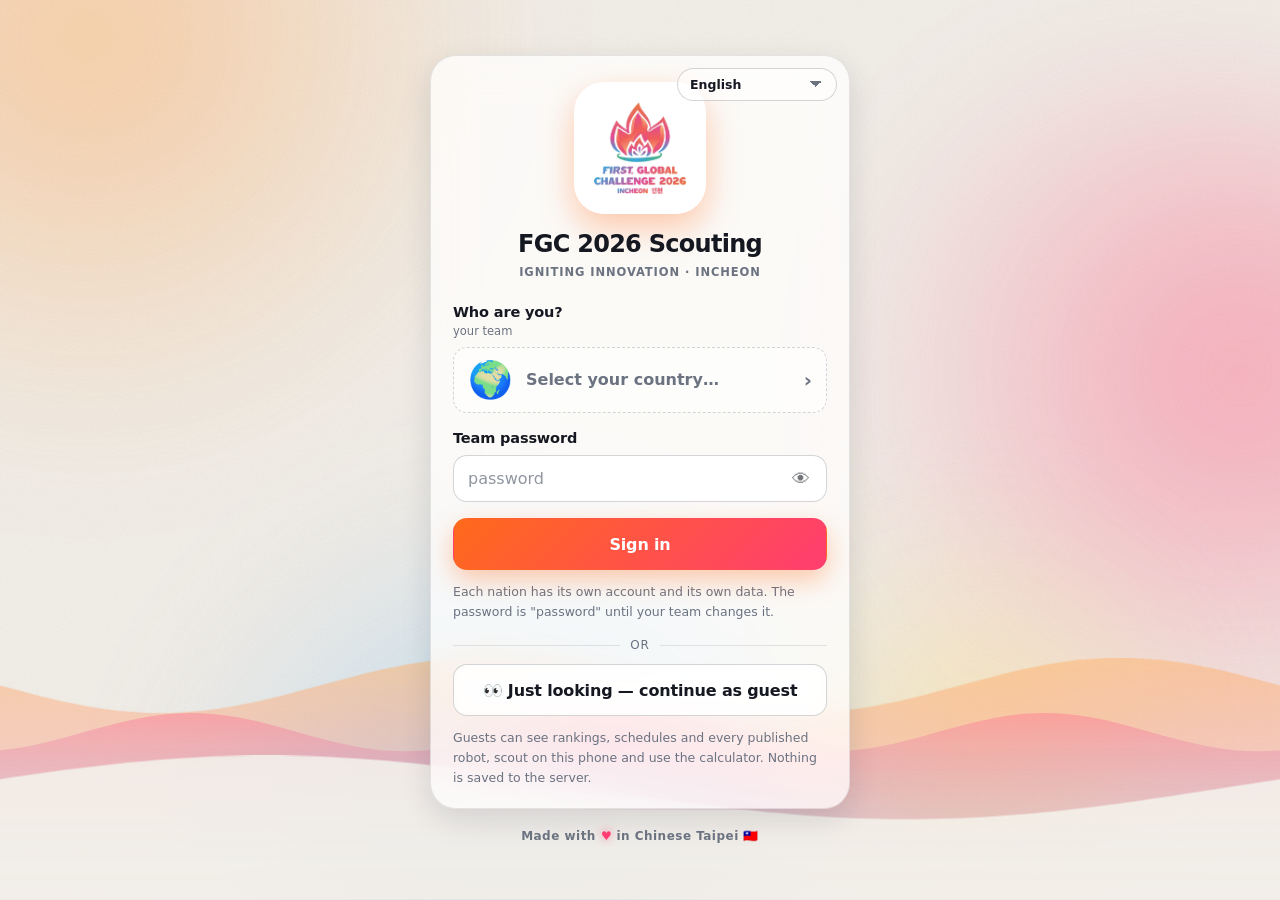
<file: web/index.html>
<!doctype html>
<html lang="en">
<head>
<meta charset="utf-8">
<meta name="viewport" content="width=device-width, initial-scale=1, maximum-scale=1, user-scalable=no, viewport-fit=cover">
<meta name="apple-mobile-web-app-capable" content="yes">
<meta name="apple-mobile-web-app-status-bar-style" content="black-translucent">
<meta name="apple-mobile-web-app-title" content="FGC Scout">
<meta name="theme-color" content="#0b0d12">
<title>FGC 2026 Scouting</title>
<link rel="icon" type="image/png" sizes="64x64" href="fgc2026-64.png">
<link rel="icon" type="image/png" sizes="192x192" href="fgc2026-192.png">
<link rel="apple-touch-icon" href="fgc2026-180.png">
<link rel="manifest" href="manifest.webmanifest">
<link rel="stylesheet" href="app.css?v=37">
</head>
<body>
<div id="bg" aria-hidden="true"><i class="b1"></i><i class="b2"></i><i class="b3"></i><i class="b4"></i><div class="noise"></div>
  <svg class="sky" viewBox="0 0 2880 320" preserveAspectRatio="none" aria-hidden="true">
      <defs>
        <linearGradient id="skyA" x1="0" y1="0" x2="0" y2="1"><stop offset="0" stop-color="var(--a1)" stop-opacity=".55"/><stop offset="1" stop-color="var(--a2)" stop-opacity=".12"/></linearGradient>
        <linearGradient id="skyB" x1="0" y1="0" x2="0" y2="1"><stop offset="0" stop-color="var(--a2)" stop-opacity=".45"/><stop offset="1" stop-color="var(--a3)" stop-opacity=".08"/></linearGradient>
        <linearGradient id="skyC" x1="0" y1="0" x2="0" y2="1"><stop offset="0" stop-color="var(--bg)" stop-opacity=".92"/><stop offset="1" stop-color="var(--bg)" stop-opacity="1"/></linearGradient>
      </defs>
      <g class="w w1" style="--ws:34s"><path style="--wb:9s" fill="url(#skyA)" d="M0 118.0 L12 120.7 L24 123.4 L36 126.0 L48 128.6 L60 131.0 L72 133.3 L84 135.4 L96 137.3 L108 139.0 L120 140.5 L132 141.8 L144 142.7 L156 143.4 L168 143.9 L180 144.0 L192 143.9 L204 143.4 L216 142.7 L228 141.8 L240 140.5 L252 139.0 L264 137.3 L276 135.4 L288 133.3 L300 131.0 L312 128.6 L324 126.0 L336 123.4 L348 120.7 L360 118.0 L372 115.3 L384 112.6 L396 110.0 L408 107.4 L420 105.0 L432 102.7 L444 100.6 L456 98.7 L468 97.0 L480 95.5 L492 94.2 L504 93.3 L516 92.6 L528 92.1 L540 92.0 L552 92.1 L564 92.6 L576 93.3 L588 94.2 L600 95.5 L612 97.0 L624 98.7 L636 100.6 L648 102.7 L660 105.0 L672 107.4 L684 110.0 L696 112.6 L708 115.3 L720 118.0 L732 120.7 L744 123.4 L756 126.0 L768 128.6 L780 131.0 L792 133.3 L804 135.4 L816 137.3 L828 139.0 L840 140.5 L852 141.8 L864 142.7 L876 143.4 L888 143.9 L900 144.0 L912 143.9 L924 143.4 L936 142.7 L948 141.8 L960 140.5 L972 139.0 L984 137.3 L996 135.4 L1008 133.3 L1020 131.0 L1032 128.6 L1044 126.0 L1056 123.4 L1068 120.7 L1080 118.0 L1092 115.3 L1104 112.6 L1116 110.0 L1128 107.4 L1140 105.0 L1152 102.7 L1164 100.6 L1176 98.7 L1188 97.0 L1200 95.5 L1212 94.2 L1224 93.3 L1236 92.6 L1248 92.1 L1260 92.0 L1272 92.1 L1284 92.6 L1296 93.3 L1308 94.2 L1320 95.5 L1332 97.0 L1344 98.7 L1356 100.6 L1368 102.7 L1380 105.0 L1392 107.4 L1404 110.0 L1416 112.6 L1428 115.3 L1440 118.0 L1452 120.7 L1464 123.4 L1476 126.0 L1488 128.6 L1500 131.0 L1512 133.3 L1524 135.4 L1536 137.3 L1548 139.0 L1560 140.5 L1572 141.8 L1584 142.7 L1596 143.4 L1608 143.9 L1620 144.0 L1632 143.9 L1644 143.4 L1656 142.7 L1668 141.8 L1680 140.5 L1692 139.0 L1704 137.3 L1716 135.4 L1728 133.3 L1740 131.0 L1752 128.6 L1764 126.0 L1776 123.4 L1788 120.7 L1800 118.0 L1812 115.3 L1824 112.6 L1836 110.0 L1848 107.4 L1860 105.0 L1872 102.7 L1884 100.6 L1896 98.7 L1908 97.0 L1920 95.5 L1932 94.2 L1944 93.3 L1956 92.6 L1968 92.1 L1980 92.0 L1992 92.1 L2004 92.6 L2016 93.3 L2028 94.2 L2040 95.5 L2052 97.0 L2064 98.7 L2076 100.6 L2088 102.7 L2100 105.0 L2112 107.4 L2124 110.0 L2136 112.6 L2148 115.3 L2160 118.0 L2172 120.7 L2184 123.4 L2196 126.0 L2208 128.6 L2220 131.0 L2232 133.3 L2244 135.4 L2256 137.3 L2268 139.0 L2280 140.5 L2292 141.8 L2304 142.7 L2316 143.4 L2328 143.9 L2340 144.0 L2352 143.9 L2364 143.4 L2376 142.7 L2388 141.8 L2400 140.5 L2412 139.0 L2424 137.3 L2436 135.4 L2448 133.3 L2460 131.0 L2472 128.6 L2484 126.0 L2496 123.4 L2508 120.7 L2520 118.0 L2532 115.3 L2544 112.6 L2556 110.0 L2568 107.4 L2580 105.0 L2592 102.7 L2604 100.6 L2616 98.7 L2628 97.0 L2640 95.5 L2652 94.2 L2664 93.3 L2676 92.6 L2688 92.1 L2700 92.0 L2712 92.1 L2724 92.6 L2736 93.3 L2748 94.2 L2760 95.5 L2772 97.0 L2784 98.7 L2796 100.6 L2808 102.7 L2820 105.0 L2832 107.4 L2844 110.0 L2856 112.6 L2868 115.3 L2880 118.0 L2880 320 L0 320 Z"/></g>
      <g class="w w2" style="--ws:23s"><path style="--wb:7s" fill="url(#skyB)" d="M0 179.0 L12 177.9 L24 176.4 L36 174.5 L48 172.4 L60 169.9 L72 167.3 L84 164.5 L96 161.7 L108 158.9 L120 156.2 L132 153.6 L144 151.2 L156 149.1 L168 147.3 L180 145.8 L192 144.8 L204 144.2 L216 144.0 L228 144.3 L240 145.0 L252 146.1 L264 147.6 L276 149.5 L288 151.6 L300 154.1 L312 156.7 L324 159.5 L336 162.3 L348 165.1 L360 167.8 L372 170.4 L384 172.8 L396 174.9 L408 176.7 L420 178.2 L432 179.2 L444 179.8 L456 180.0 L468 179.7 L480 179.0 L492 177.9 L504 176.4 L516 174.5 L528 172.4 L540 169.9 L552 167.3 L564 164.5 L576 161.7 L588 158.9 L600 156.2 L612 153.6 L624 151.2 L636 149.1 L648 147.3 L660 145.8 L672 144.8 L684 144.2 L696 144.0 L708 144.3 L720 145.0 L732 146.1 L744 147.6 L756 149.5 L768 151.6 L780 154.1 L792 156.7 L804 159.5 L816 162.3 L828 165.1 L840 167.8 L852 170.4 L864 172.8 L876 174.9 L888 176.7 L900 178.2 L912 179.2 L924 179.8 L936 180.0 L948 179.7 L960 179.0 L972 177.9 L984 176.4 L996 174.5 L1008 172.4 L1020 169.9 L1032 167.3 L1044 164.5 L1056 161.7 L1068 158.9 L1080 156.2 L1092 153.6 L1104 151.2 L1116 149.1 L1128 147.3 L1140 145.8 L1152 144.8 L1164 144.2 L1176 144.0 L1188 144.3 L1200 145.0 L1212 146.1 L1224 147.6 L1236 149.5 L1248 151.6 L1260 154.1 L1272 156.7 L1284 159.5 L1296 162.3 L1308 165.1 L1320 167.8 L1332 170.4 L1344 172.8 L1356 174.9 L1368 176.7 L1380 178.2 L1392 179.2 L1404 179.8 L1416 180.0 L1428 179.7 L1440 179.0 L1452 177.9 L1464 176.4 L1476 174.5 L1488 172.4 L1500 169.9 L1512 167.3 L1524 164.5 L1536 161.7 L1548 158.9 L1560 156.2 L1572 153.6 L1584 151.2 L1596 149.1 L1608 147.3 L1620 145.8 L1632 144.8 L1644 144.2 L1656 144.0 L1668 144.3 L1680 145.0 L1692 146.1 L1704 147.6 L1716 149.5 L1728 151.6 L1740 154.1 L1752 156.7 L1764 159.5 L1776 162.3 L1788 165.1 L1800 167.8 L1812 170.4 L1824 172.8 L1836 174.9 L1848 176.7 L1860 178.2 L1872 179.2 L1884 179.8 L1896 180.0 L1908 179.7 L1920 179.0 L1932 177.9 L1944 176.4 L1956 174.5 L1968 172.4 L1980 169.9 L1992 167.3 L2004 164.5 L2016 161.7 L2028 158.9 L2040 156.2 L2052 153.6 L2064 151.2 L2076 149.1 L2088 147.3 L2100 145.8 L2112 144.8 L2124 144.2 L2136 144.0 L2148 144.3 L2160 145.0 L2172 146.1 L2184 147.6 L2196 149.5 L2208 151.6 L2220 154.1 L2232 156.7 L2244 159.5 L2256 162.3 L2268 165.1 L2280 167.8 L2292 170.4 L2304 172.8 L2316 174.9 L2328 176.7 L2340 178.2 L2352 179.2 L2364 179.8 L2376 180.0 L2388 179.7 L2400 179.0 L2412 177.9 L2424 176.4 L2436 174.5 L2448 172.4 L2460 169.9 L2472 167.3 L2484 164.5 L2496 161.7 L2508 158.9 L2520 156.2 L2532 153.6 L2544 151.2 L2556 149.1 L2568 147.3 L2580 145.8 L2592 144.8 L2604 144.2 L2616 144.0 L2628 144.3 L2640 145.0 L2652 146.1 L2664 147.6 L2676 149.5 L2688 151.6 L2700 154.1 L2712 156.7 L2724 159.5 L2736 162.3 L2748 165.1 L2760 167.8 L2772 170.4 L2784 172.8 L2796 174.9 L2808 176.7 L2820 178.2 L2832 179.2 L2844 179.8 L2856 180.0 L2868 179.7 L2880 179.0 L2880 320 L0 320 Z"/></g>
      <g class="w w3" style="--ws:46s"><path style="--wb:11s" fill="url(#skyC)" d="M0 206.3 L12 204.8 L24 203.3 L36 201.9 L48 200.5 L60 199.1 L72 197.7 L84 196.4 L96 195.2 L108 194.0 L120 192.9 L132 191.8 L144 190.7 L156 189.8 L168 188.9 L180 188.1 L192 187.3 L204 186.6 L216 186.0 L228 185.5 L240 185.0 L252 184.7 L264 184.4 L276 184.2 L288 184.0 L300 184.0 L312 184.0 L324 184.2 L336 184.4 L348 184.6 L360 185.0 L372 185.4 L384 186.0 L396 186.6 L408 187.2 L420 188.0 L432 188.8 L444 189.7 L456 190.6 L468 191.6 L480 192.7 L492 193.9 L504 195.0 L516 196.3 L528 197.6 L540 198.9 L552 200.3 L564 201.7 L576 203.2 L588 204.6 L600 206.1 L612 207.7 L624 209.2 L636 210.8 L648 212.3 L660 213.9 L672 215.5 L684 217.0 L696 218.6 L708 220.1 L720 221.7 L732 223.2 L744 224.7 L756 226.1 L768 227.5 L780 228.9 L792 230.3 L804 231.6 L816 232.8 L828 234.0 L840 235.1 L852 236.2 L864 237.3 L876 238.2 L888 239.1 L900 239.9 L912 240.7 L924 241.4 L936 242.0 L948 242.5 L960 243.0 L972 243.3 L984 243.6 L996 243.8 L1008 244.0 L1020 244.0 L1032 244.0 L1044 243.8 L1056 243.6 L1068 243.4 L1080 243.0 L1092 242.6 L1104 242.0 L1116 241.4 L1128 240.8 L1140 240.0 L1152 239.2 L1164 238.3 L1176 237.4 L1188 236.4 L1200 235.3 L1212 234.1 L1224 233.0 L1236 231.7 L1248 230.4 L1260 229.1 L1272 227.7 L1284 226.3 L1296 224.8 L1308 223.4 L1320 221.9 L1332 220.3 L1344 218.8 L1356 217.2 L1368 215.7 L1380 214.1 L1392 212.5 L1404 211.0 L1416 209.4 L1428 207.9 L1440 206.3 L1452 204.8 L1464 203.3 L1476 201.9 L1488 200.5 L1500 199.1 L1512 197.7 L1524 196.4 L1536 195.2 L1548 194.0 L1560 192.9 L1572 191.8 L1584 190.7 L1596 189.8 L1608 188.9 L1620 188.1 L1632 187.3 L1644 186.6 L1656 186.0 L1668 185.5 L1680 185.0 L1692 184.7 L1704 184.4 L1716 184.2 L1728 184.0 L1740 184.0 L1752 184.0 L1764 184.2 L1776 184.4 L1788 184.6 L1800 185.0 L1812 185.4 L1824 186.0 L1836 186.6 L1848 187.2 L1860 188.0 L1872 188.8 L1884 189.7 L1896 190.6 L1908 191.6 L1920 192.7 L1932 193.9 L1944 195.0 L1956 196.3 L1968 197.6 L1980 198.9 L1992 200.3 L2004 201.7 L2016 203.2 L2028 204.6 L2040 206.1 L2052 207.7 L2064 209.2 L2076 210.8 L2088 212.3 L2100 213.9 L2112 215.5 L2124 217.0 L2136 218.6 L2148 220.1 L2160 221.7 L2172 223.2 L2184 224.7 L2196 226.1 L2208 227.5 L2220 228.9 L2232 230.3 L2244 231.6 L2256 232.8 L2268 234.0 L2280 235.1 L2292 236.2 L2304 237.3 L2316 238.2 L2328 239.1 L2340 239.9 L2352 240.7 L2364 241.4 L2376 242.0 L2388 242.5 L2400 243.0 L2412 243.3 L2424 243.6 L2436 243.8 L2448 244.0 L2460 244.0 L2472 244.0 L2484 243.8 L2496 243.6 L2508 243.4 L2520 243.0 L2532 242.6 L2544 242.0 L2556 241.4 L2568 240.8 L2580 240.0 L2592 239.2 L2604 238.3 L2616 237.4 L2628 236.4 L2640 235.3 L2652 234.1 L2664 233.0 L2676 231.7 L2688 230.4 L2700 229.1 L2712 227.7 L2724 226.3 L2736 224.8 L2748 223.4 L2760 221.9 L2772 220.3 L2784 218.8 L2796 217.2 L2808 215.7 L2820 214.1 L2832 212.5 L2844 211.0 L2856 209.4 L2868 207.9 L2880 206.3 L2880 320 L0 320 Z"/></g>
    </svg>
</div>

<!-- ───────── SIGN IN ───────── -->
<div id="auth">
  <div class="auth-card">
    <select class="langsel top" aria-label="Language"></select>
    <div class="auth-logo"><img src="fgc2026-512.png" alt="FIRST Global Challenge 2026 · Incheon"></div>
    <h1>FGC 2026 Scouting</h1>
    <div class="ev">IGNITING INNOVATION · INCHEON</div>

    <div id="authLogin" class="auth-view">
      <div class="f"><label><span data-i18n="auth.who">Who are you?</span> <span class="zh" data-hint="auth.who"></span></label>
        <button class="cbtn" id="aTeam" data-v=""><span class="fl">🌍</span><span class="ph" data-i18n="auth.selectCountry">Select your country…</span><span class="arr">›</span></button></div>
      <div class="f"><label><span data-i18n="auth.pw">Team password</span></label>
        <div class="pw"><input type="password" id="aPw" placeholder="password" autocomplete="current-password"><button type="button" class="eye" id="aEye" aria-label="show">👁</button></div></div>
      <button class="btn pri wide" id="aGo" data-i18n="auth.signin">Sign in</button>
      <p class="note" data-i18n="auth.defaultNote">Each nation has its own account and its own data. The password is &quot;password&quot; until your team changes it.</p>
      <p class="err" id="aErr" hidden></p>
      <div class="or"><span data-i18n="auth.or">or</span></div>
      <button class="btn wide" id="aGuest" data-i18n="auth.guest">👀 Just looking — continue as guest</button>
      <p class="note" data-i18n="auth.guestNote">Guests can see rankings, schedules and every published robot, scout on this phone and use the calculator. Nothing is saved to the server.</p>
    </div>

    <div id="authOffline" class="auth-view" hidden>
      <p class="note" data-i18n="auth.offlineNote">Opened as a local file — no server, data stays on this device only.</p>
      <div class="f"><button class="cbtn" id="aTeamOff" data-v=""><span class="fl">🌍</span><span class="ph" data-i18n="auth.selectCountry">Select your country…</span><span class="arr">›</span></button></div>
      <button class="btn pri wide" id="aGoOff" data-i18n="auth.startOffline">Start offline</button>
    </div>
  </div>
  <footer class="made"><span data-i18n="f.made">Made with ♥ in Chinese Taipei</span> 🇹🇼</footer>
</div>

<header>
  <div class="logo"><img src="fgc2026-192.png" alt=""></div>
  <div class="brand"><h1>FGC 2026 Scouting</h1><div class="ev">IGNITING INNOVATION · INCHEON</div></div>
  <button class="lang" id="langBtn" aria-label="Language">🌐</button>
  <button class="team" id="teamBtn"><span class="fl">🌍</span><span class="nm">—</span></button>
  <span class="sync" id="syncBadge">—</span>
</header>
<div id="toast" aria-live="polite"></div>
<main id="main" class="fab-on" hidden>

<!-- ───────── MATCH ───────── -->
<section id="tab-match">
  <div class="intro"><span class="ii">🎯</span><div><b data-i18n="ab.match.t">…</b><p data-i18n="ab.match">…</p><span class="zh" data-hint="ab.match"></span></div></div>
  <div class="card" id="mHead">
    <div class="whoami" id="mWho"></div>
    <div class="row" style="margin-top:12px">
      <div class="f" style="margin:0"><label><span data-i18n="m.match">Match</span> <span class="zh" data-hint="m.match"></span></label>
        <div class="step" data-k="mMatch"><button data-d="-1">−</button><input type="number" id="mMatch" inputmode="numeric" value="1"><button data-d="1">+</button></div></div>
      <div class="f" style="margin:0"><label><span data-i18n="m.ourAlliance">Our alliance</span> <span class="zh" data-hint="m.ourAlliance"></span></label>
        <div class="seg n2" id="mAl"><button data-v="R" data-c="R">🔴 <span data-i18n="m.red">RED</span></button><button data-v="B" data-c="B">🔵 <span data-i18n="m.blue">BLUE</span></button></div></div>
    </div>
    <div class="f" style="margin:14px 0 0"><label><span data-i18n="m.phase">Phase</span> <span class="zh" data-hint="m.phase"></span></label>
      <div class="seg n3" id="mPhase">
        <button data-v="prac" data-c="gray" data-i18n="m.practice">Practice</button>
        <button data-v="qual" data-i18n="m.quals">Quals</button>
        <button data-v="play" data-c="z3" data-i18n="m.playoffs">Playoffs</button>
      </div></div>
    <div class="bar" id="mPlanBar" hidden style="margin-top:12px"><button class="btn" id="mUsePlan"></button></div>
    <p class="note" style="margin:12px 0 0" data-i18n="m.twoSlotsNote">Each match you have two partner countries — fill in one card for each. Your own robot is not scouted here.</p>
  </div>

  <div id="slotA"></div>
  <div id="slotB"></div>

  <div class="card">
    <h2><span class="ic">📋</span><span data-i18n="m.recorded">Recorded</span> <span class="pill gray" id="mCount">0</span><span class="zh" data-hint="m.recorded"></span></h2>
    <div class="list" id="mList"></div>
  </div>
</section>
<div class="fab" id="mFab">
  <button class="btn pri" id="mSave">✓ <span data-i18n="m.saveBoth">Save · next match</span></button>
  <button class="btn" id="mClear" data-i18n="m.clearForm">Clear</button>
</div>

<!-- ───────── PIT ───────── -->
<section id="tab-pit" hidden>
  <div class="intro"><span class="ii">🔍</span><div><b data-i18n="ab.scout.t">…</b><p data-i18n="ab.scout">…</p><span class="zh" data-hint="ab.scout"></span></div></div>
  <div class="card" id="scModeCard">
    <div class="seg n2" id="scMode">
      <button data-v="ally">🤝 <span data-i18n="sc.modeAlly">My allies</span></button>
      <button data-v="visit">🚶 <span data-i18n="sc.modeVisit">Visit any team</span></button>
    </div>
    <p class="note" id="scModeH" style="margin:10px 0 0"></p>
    <div class="f" style="margin:14px 0 0"><label><span data-i18n="m.phase">Phase</span> <span class="zh" data-hint="sc.phase"></span></label>
      <div class="seg n3" id="scPhase">
        <button data-v="prac" data-c="gray" data-i18n="m.practice">Practice</button>
        <button data-v="qual" data-i18n="m.quals">Quals</button>
        <button data-v="play" data-c="z3" data-i18n="m.playoffs">Playoffs</button>
      </div></div>
  </div>

  <div id="scAlly">
  <div class="card" id="scHead">
    <h2><span class="ic">🔍</span><span data-i18n="sc.title">This match</span><span class="zh" data-hint="sc.title"></span></h2>
    <div class="f"><label><span data-i18n="m.match">Match</span> <span class="zh" data-hint="m.match"></span></label>
      <div class="step" data-k="scMatch" style="max-width:240px"><button data-d="-1">−</button><input type="number" id="scMatch" inputmode="numeric" value="1"><button data-d="1">+</button></div></div>
    <div class="f"><label><span data-i18n="m.slotA">Teammate A</span></label>
      <button class="cbtn" id="scA" data-v=""><span class="fl">🌍</span><span class="ph">Select country…</span><span class="arr">›</span></button></div>
    <div class="f"><label><span data-i18n="m.slotB">Teammate B</span></label>
      <button class="cbtn" id="scB" data-v=""><span class="fl">🌍</span><span class="ph">Select country…</span><span class="arr">›</span></button></div>
    <div class="seg n2" id="scWho" hidden style="margin-top:4px"></div>
  </div>
  <div class="card" id="scSched">
    <h2><span class="ic">📅</span><span data-i18n="sc.sched">My matches</span>
      <span class="pill" id="schedPhase"></span></h2>
    <p class="note" style="margin:-6px 0 10px" data-i18n="sc.schedH">One row per match. Tap a row to work on it, tap a partner to set who it is.</p>
    <div class="f" style="margin:0 0 10px"><label><span data-i18n="sc.howMany">How many matches</span></label>
      <div class="step" data-k="schedN" style="max-width:230px"><button data-d="-1">−</button><input type="number" id="schedN" inputmode="numeric" value="8"><button data-d="1">+</button></div></div>
    <p class="note" id="schedSrc" hidden style="margin:0 0 10px"></p>
    <div class="list" id="schedList"></div>
  </div>
  </div>

  <div id="scVisit" hidden>
  <div class="card">
    <h2><span class="ic">🚶</span><span data-i18n="sc.visitT">Pit visit</span></h2>
    <div class="f" style="margin:0"><label><span data-i18n="sc.visitPick">Which team are you talking to?</span></label>
      <button class="cbtn" id="pCountry" data-v=""><span class="fl">🌍</span><span class="ph">Select country…</span><span class="arr">›</span></button></div>
    <div id="visitTodo" hidden style="margin-top:16px">
      <label class="vlab"><span data-i18n="sc.todo">At the event, not visited yet</span> <span class="pill" id="todoCount">0</span></label>
      <div class="vgrid" id="todoGrid"></div>
    </div>
  </div>
  </div>

  <div id="pitBody" hidden>
    <div class="card scnow" id="scNow" hidden></div>
    <div class="card self" id="pSelf" hidden></div>
    <div class="card">
      <h2><span class="ic">🏀</span><span data-i18n="p.shooting">Shooting</span><span class="zh" data-hint="p.shooting"></span></h2>
      <div class="f"><label><span data-i18n="p.cap">Ball capacity</span> <span class="zh" data-hint="p.cap"></span></label>
        <div class="step" data-k="pCap" style="max-width:260px"><button data-d="-1">−</button><input type="number" id="pCap" inputmode="numeric" value="0"><button data-d="1">+</button></div></div>
      <div class="f"><label><span data-i18n="p.type">Shooter type</span> <span class="zh" data-hint="p.type"></span></label>
        <div class="seg" id="pType"><button data-v="s1"><span data-i18n="p.single">Single</span><small data-hint="p.single"></small></button><button data-v="s2"><span data-i18n="p.dual">Dual</span><small data-hint="p.dual"></small></button><button data-v="s3"><span data-i18n="p.triple">Triple</span><small data-hint="p.triple"></small></button><button data-v="wf"><span data-i18n="p.waterfall">Waterfall</span><small data-hint="p.waterfall"></small></button></div></div>
      <div class="f"><label><span data-i18n="p.empty">Time to empty a full load (sec)</span> <span class="zh" data-hint="p.empty"></span></label>
        <div class="step" data-k="pEmpty"><button class="big" data-d="-5">−5</button><button data-d="-1">−</button><input type="number" id="pEmpty" inputmode="numeric" value="0"><button data-d="1">+</button><button class="big" data-d="5">+5</button></div></div>
      <div class="f"><label><span data-i18n="p.canScore">Can score in the SUPPRESSION UNIT (165 cm)?</span> <span class="zh" data-hint="p.canScore"></span></label>
        <div class="seg n3" id="pSup"><button data-v="2" data-c="ok">✓ <span data-i18n="p.reliable">Reliable</span></button><button data-v="1" data-c="mid">△ <span data-i18n="p.sometimes">Sometimes</span></button><button data-v="0" data-c="bad">✗ <span data-i18n="p.cant">No</span></button></div></div>
      <div class="f"><label><span data-i18n="p.canPort">Can push balls into the FIRE SHIELD PORT?</span> <span class="zh" data-hint="p.canPort"></span></label>
        <div class="seg n3" id="pPort"><button data-v="2" data-c="ok">✓ <span data-i18n="p.reliable">Reliable</span></button><button data-v="1" data-c="mid">△ <span data-i18n="p.sometimes">Sometimes</span></button><button data-v="0" data-c="bad">✗ <span data-i18n="p.cant">No</span></button></div></div>
    </div>
    <div class="card">
      <h2><span class="ic">🧗</span><span data-i18n="m.climb">BRACE climb</span><span class="zh" data-hint="m.climb"></span></h2>
      <div class="f"><label><span data-i18n="p.highest">Highest zone reached</span> <span class="zh" data-hint="p.highest"></span></label>
        <div class="seg n5" id="pClimb"><button data-v="0" data-c="gray" data-i18n="m.none">None</button><button data-v="C" data-c="mid" data-i18n="m.contact">Contact</button><button data-v="1" data-c="z1"><span data-i18n="m.zone">Zone</span> 1</button><button data-v="2" data-c="z2"><span data-i18n="m.zone">Zone</span> 2</button><button data-v="3" data-c="z3"><span data-i18n="m.zone">Zone</span> 3</button></div></div>
      <div class="f"><label><span data-i18n="p.secs">Seconds to get there</span> <span class="zh" data-hint="p.secs"></span></label>
        <div class="step" data-k="pClimbSec"><button class="big" data-d="-5">−5</button><button data-d="-1">−</button><input type="number" id="pClimbSec" inputmode="numeric" value="0"><button data-d="1">+</button><button class="big" data-d="5">+5</button></div></div>
      <div class="row">
        <div class="f"><button class="tg" id="pCarry" aria-pressed="false"><span data-i18n="p.canCarry">Can carry a partner</span> <span class="zh" data-hint="p.canCarry"></span></button></div>
        <div class="f"><button class="tg" id="pCarried" aria-pressed="false"><span data-i18n="p.canBeCarried">Can be carried</span> <span class="zh" data-hint="p.canBeCarried"></span></button></div>
      </div>
    </div>
    <div class="card">
      <h2><span class="ic">📍</span><span data-i18n="p.pos">Preferred field position</span><span class="zh" data-hint="p.pos"></span></h2>
      <div class="fmap" id="pMapWrap"></div>
      <div class="chips" id="pPos">
        <button data-v="wall"><span data-i18n="p.wall">Own wall</span><small data-hint="p.wall"></small></button>
        <button data-v="front"><span data-i18n="p.front">Shooting line</span><small data-hint="p.front"></small></button>
        <button data-v="center"><span data-i18n="p.center">Center pile</span><small data-hint="p.center"></small></button>
        <button data-v="port"><span data-i18n="p.portZone">Corner PORT</span><small data-hint="p.portZone"></small></button>
        <button data-v="brace"><span data-i18n="p.brace">Brace lane</span><small data-hint="p.brace"></small></button>
        <button data-v="roam"><span data-i18n="p.roam">Roaming</span><small data-hint="p.roam"></small></button>
      </div>
    </div>
    <div class="card">
      <h2><span class="ic">🤝</span><span data-i18n="p.rolesTitle">Role &amp; comms</span><span class="zh" data-hint="p.rolesTitle"></span></h2>
      <div class="f"><label><span data-i18n="p.roles">Preferred roles</span> <span class="zh" data-hint="p.roles"></span></label>
        <div class="chips" id="pRoles"><button data-v="shoot">🎯 <span data-i18n="p.shooter">Shooter</span></button><button data-v="feed">🚚 <span data-i18n="p.feeder">Port feeder</span></button><button data-v="climb">🧗 <span data-i18n="p.climber">Climber</span></button><button data-v="carry">🤝 <span data-i18n="p.carrier">Carrier</span></button></div></div>
      <div class="f"><label><span data-i18n="p.hp">Human player skill</span> <span class="zh" data-hint="p.hp"></span></label>
        <div class="seg n5" id="pHP"><button data-v="1" data-c="bad">1</button><button data-v="2" data-c="mid">2</button><button data-v="3">3</button><button data-v="4" data-c="ok">4</button><button data-v="5" data-c="ok">5</button></div></div>
      <div class="f"><label><span data-i18n="p.drive">Drivetrain</span> <span class="zh" data-hint="p.drive"></span></label>
        <div class="seg n3" id="pDrive"><button data-v="tank"><span data-i18n="p.tank">Tank</span></button><button data-v="mec"><span data-i18n="p.mec">Mecanum</span></button><button data-v="omni"><span data-i18n="p.omni">Omni</span></button></div></div>
      <div class="f"><label><span data-i18n="p.lang">Languages</span> <span class="zh" data-hint="p.lang"></span></label>
        <div class="chips" id="pLang"><button data-v="EN">EN</button><button data-v="ES">ES</button><button data-v="FR">FR</button><button data-v="AR">AR</button><button data-v="PT">PT</button><button data-v="ZH">中文</button><button data-v="KO">한국어</button><button data-v="JA">日本語</button></div></div>
      <div class="f"><label><span data-i18n="p.breaks">Breakdowns today</span> <span class="zh" data-hint="p.breaks"></span></label>
        <div class="step" data-k="pBreak" style="max-width:220px"><button data-d="-1">−</button><input type="number" id="pBreak" inputmode="numeric" value="0"><button data-d="1">+</button></div></div>
      <div class="f"><label><span data-i18n="m.notes">Notes</span> <span class="zh" data-hint="m.notes"></span></label><input type="text" id="pNotes" data-i18n-ph="p.notesPh" placeholder="e.g. intake jams often"></div>
    </div>
    <div class="card">
      <h2><span class="ic">⏱️</span><span data-i18n="p.huddle">3-min alliance huddle</span><span class="zh" data-hint="p.huddle"></span></h2>
      <div class="chips col" id="pCoord">
        <button data-v="0"><span data-i18n="p.h0">Who rushes the ball pile, who goes wide?</span> <span class="zh" data-hint="p.h0"></span></button>
        <button data-v="1"><span data-i18n="p.h1">Who shoots SUPPRESSION, who feeds the PORT?</span> <span class="zh" data-hint="p.h1"></span></button>
        <button data-v="2"><span data-i18n="p.h2">Climb order: who goes to Zone 1 first, who carries whom?</span> <span class="zh" data-hint="p.h2"></span></button>
        <button data-v="3"><span data-i18n="p.h3">Start climbing with ≥30 s left?</span> <span class="zh" data-hint="p.h3"></span></button>
        <button data-v="4"><span data-i18n="p.h4">Signal: raised hand = stuck, don't bump me</span> <span class="zh" data-hint="p.h4"></span></button>
      </div>
    </div>
  <div class="card" id="scSaveCard">
    <div class="bar"><button class="btn pri wide" id="pSave">✓ <span data-i18n="sc.save">Save this robot</span></button></div>
    <p class="note" id="pSaved" style="margin:10px 0 0;text-align:center"></p>
  </div>
  </div>
  <div class="card" id="scMine">
    <h2><span class="ic">📋</span><span data-i18n="sc.mine">What you have recorded</span>
      <span class="pill" id="mineCount">0</span></h2>
    <p class="note" style="margin:-6px 0 12px" data-i18n="sc.mineH">Tap a row to open it again and change it. The ✕ deletes it.</p>
    <div class="list" id="mineList"></div>
  </div>

  <div class="card" id="scPub">
    <h2><span class="ic">📢</span><span data-i18n="sc.pub">Robots teams have published</span></h2>
    <p class="note" style="margin:-6px 0 12px" data-i18n="sc.pubH">What each nation says about its own robot. Tap one to open its page.</p>
    <button class="cbtn" id="nLookup" data-v=""><span class="fl">🔎</span><span class="ph" data-i18n="n.pick">Pick a country…</span><span class="arr">›</span></button>
    <div class="list" id="pubList" style="margin-top:12px"></div>
  </div>
</section>

<!-- ───────── RANKS (official live ladder + match history + our scouting) ───────── -->
<section id="tab-teams" hidden>
  <div class="intro"><span class="ii">🏆</span><div><b data-i18n="ab.ranks.t">…</b><p data-i18n="ab.ranks">…</p><span class="zh" data-hint="ab.ranks"></span></div></div>
  <div class="card rkhead">
    <h2><span class="ic">🏆</span><span data-i18n="rk.title">Rankings</span><span class="rkstatus" id="rkStatus"></span></h2>
    <div class="seg n3" id="rkMode">
      <button data-v="ladder" data-i18n="rk.ladder">Ladder</button>
      <button data-v="matches" data-i18n="rk.matches">Matches</button>
      <button data-v="teams" data-i18n="rk.scouted">Scouted</button>
    </div>
    <div id="rkFilters">
      <div class="chips conts" id="rkCont" style="margin-top:12px"></div>
      <div class="seg n4" id="rkMatchFilter" style="margin-top:8px">
        <button data-v="all" data-i18n="rk.all">All</button>
        <button data-v="mine" data-i18n="rk.mine">Mine</button>
        <button data-v="played" data-i18n="rk.done">Played</button>
        <button data-v="next" data-i18n="rk.upcoming">Upcoming</button>
      </div>
    </div>
  </div>

  <div id="rkBody"></div>

  <div class="card" id="tSortCard">
    <h2><span class="ic">🔧</span><span data-i18n="rk.ours">Our scouting</span><span class="zh" data-hint="rk.ours"></span></h2>
    <div class="seg n4" id="tPhase" style="margin-bottom:8px">
      <button data-v="all" data-i18n="n.phaseAll">All phases</button>
      <button data-v="prac" data-i18n="m.practice">Practice</button>
      <button data-v="qual" data-i18n="m.quals">Quals</button>
      <button data-v="play" data-i18n="m.playoffs">Playoffs</button>
    </div>
    <div class="seg" id="tSort"><button data-v="sup" data-i18n="n.balls">Balls</button><button data-v="climb" data-i18n="n.climb">Climb</button><button data-v="rel" data-i18n="n.rel">Reliability</button><button data-v="n" data-i18n="n.matches">Matches</button></div>
  </div>
  <div class="list" id="tList" hidden></div>
</section>

<!-- ───────── NATION PAGE (lobby) ───────── -->
<div id="nation" hidden><div class="nwrap" id="nBody"></div></div>

<!-- ───────── OUR ROBOT (shared with every team) ───────── -->
<section id="tab-robot" hidden>
  <div class="intro"><span class="ii">📢</span><div><b data-i18n="ab.robot.t">…</b><p data-i18n="ab.robot">…</p><span class="zh" data-hint="ab.robot"></span></div></div>
  <div class="card">
    <h2><span class="ic">📢</span><span data-i18n="r.title">Our robot</span> <span class="pill" data-i18n="r.shared">shared</span><span class="zh" data-hint="r.title"></span></h2>
    <p class="note" data-i18n="r.intro">Fill this in once and publish — every signed-in team can read it in their Pit tab, and you can read theirs. Honest numbers help partners plan the huddle.</p>
    <div class="warn" id="rGuest" hidden><span data-i18n="r.guestBanner">You are a guest: this page stays on your phone and is never published. Sign in as your team to share your robot.</span></div>
    <div class="f" style="margin-top:12px"><button class="tg" id="rPub" aria-pressed="false"><span data-i18n="r.publish">Publish to all teams</span> <span class="zh" data-hint="r.publish"></span></button></div>
    <div class="warn nudge" id="rNudge" hidden>
      <span data-i18n="r.nudge">Saved — but only your team can see it. Publish it so the teams you play with can plan around your robot, and you can read theirs.</span>
      <div class="bar"><button class="btn pri" id="rNudgeGo" data-i18n="r.publishNow">Publish now</button></div>
    </div>
  </div>
  <div class="card">
    <h2><span class="ic">🏀</span><span data-i18n="p.shooting">Shooting</span><span class="zh" data-hint="p.shooting"></span></h2>
    <div class="f"><label><span data-i18n="p.cap">Ball capacity</span> <span class="zh" data-hint="p.cap"></span></label>
      <div class="step" data-k="rCap" style="max-width:260px"><button data-d="-1">−</button><input type="number" id="rCap" inputmode="numeric" value="0"><button data-d="1">+</button></div></div>
    <div class="f"><label><span data-i18n="p.type">Shooter type</span> <span class="zh" data-hint="p.type"></span></label>
      <div class="seg" id="rType"><button data-v="s1"><span data-i18n="p.single">Single</span><small data-hint="p.single"></small></button><button data-v="s2"><span data-i18n="p.dual">Dual</span><small data-hint="p.dual"></small></button><button data-v="s3"><span data-i18n="p.triple">Triple</span><small data-hint="p.triple"></small></button><button data-v="wf"><span data-i18n="p.waterfall">Waterfall</span><small data-hint="p.waterfall"></small></button></div></div>
    <div class="f"><label><span data-i18n="p.empty">Time to empty a full load (sec)</span> <span class="zh" data-hint="p.empty"></span></label>
      <div class="step" data-k="rEmpty"><button class="big" data-d="-5">−5</button><button data-d="-1">−</button><input type="number" id="rEmpty" inputmode="numeric" value="0"><button data-d="1">+</button><button class="big" data-d="5">+5</button></div></div>
    <div class="f"><label><span data-i18n="r.weScore">We score in the SUPPRESSION UNIT (165 cm)</span> <span class="zh" data-hint="r.weScore"></span></label>
      <div class="seg n3" id="rSup"><button data-v="2" data-c="ok">✓ <span data-i18n="p.reliable">Reliable</span></button><button data-v="1" data-c="mid">△ <span data-i18n="p.sometimes">Sometimes</span></button><button data-v="0" data-c="bad">✗ <span data-i18n="p.cant">No</span></button></div></div>
    <div class="f"><label><span data-i18n="r.wePush">We push balls into the FIRE SHIELD PORT</span> <span class="zh" data-hint="r.wePush"></span></label>
      <div class="seg n3" id="rPort"><button data-v="2" data-c="ok">✓ <span data-i18n="p.reliable">Reliable</span></button><button data-v="1" data-c="mid">△ <span data-i18n="p.sometimes">Sometimes</span></button><button data-v="0" data-c="bad">✗ <span data-i18n="p.cant">No</span></button></div></div>
  </div>
  <div class="card">
    <h2><span class="ic">🧗</span><span data-i18n="m.climb">BRACE climb</span><span class="zh" data-hint="m.climb"></span></h2>
    <div class="f"><label><span data-i18n="r.highest">Highest zone we can reach</span> <span class="zh" data-hint="r.highest"></span></label>
      <div class="seg n5" id="rClimb"><button data-v="0" data-c="gray" data-i18n="m.none">None</button><button data-v="C" data-c="mid" data-i18n="m.contact">Contact</button><button data-v="1" data-c="z1"><span data-i18n="m.zone">Zone</span> 1</button><button data-v="2" data-c="z2"><span data-i18n="m.zone">Zone</span> 2</button><button data-v="3" data-c="z3"><span data-i18n="m.zone">Zone</span> 3</button></div></div>
    <div class="f"><label><span data-i18n="p.secs">Seconds to get there</span> <span class="zh" data-hint="p.secs"></span></label>
      <div class="step" data-k="rClimbSec"><button class="big" data-d="-5">−5</button><button data-d="-1">−</button><input type="number" id="rClimbSec" inputmode="numeric" value="0"><button data-d="1">+</button><button class="big" data-d="5">+5</button></div></div>
    <div class="row">
      <div class="f"><button class="tg" id="rCarry" aria-pressed="false"><span data-i18n="r.weCarry">We can carry a partner</span> <span class="zh" data-hint="r.weCarry"></span></button></div>
      <div class="f"><button class="tg" id="rCarried" aria-pressed="false"><span data-i18n="r.weCarried">We can be carried</span> <span class="zh" data-hint="r.weCarried"></span></button></div>
    </div>
  </div>
  <div class="card">
    <h2><span class="ic">📍</span><span data-i18n="r.where">Where we like to play</span><span class="zh" data-hint="r.where"></span></h2>
    <div class="fmap" id="rMapWrap"></div>
    <div class="chips" id="rPos">
      <button data-v="wall"><span data-i18n="p.wall">Own wall</span><small data-hint="p.wall"></small></button>
      <button data-v="front"><span data-i18n="p.front">Shooting line</span><small data-hint="p.front"></small></button>
      <button data-v="center"><span data-i18n="p.center">Center pile</span><small data-hint="p.center"></small></button>
      <button data-v="port"><span data-i18n="p.portZone">Corner PORT</span><small data-hint="p.portZone"></small></button>
      <button data-v="brace"><span data-i18n="p.brace">Brace lane</span><small data-hint="p.brace"></small></button>
      <button data-v="roam"><span data-i18n="p.roam">Roaming</span><small data-hint="p.roam"></small></button>
    </div>
  </div>
  <div class="card">
    <h2><span class="ic">🤝</span><span data-i18n="p.rolesTitle">Role &amp; comms</span><span class="zh" data-hint="p.rolesTitle"></span></h2>
    <div class="f"><label><span data-i18n="r.rolesWe">Roles we prefer</span> <span class="zh" data-hint="r.rolesWe"></span></label>
      <div class="chips" id="rRoles"><button data-v="shoot">🎯 <span data-i18n="p.shooter">Shooter</span></button><button data-v="feed">🚚 <span data-i18n="p.feeder">Port feeder</span></button><button data-v="climb">🧗 <span data-i18n="p.climber">Climber</span></button><button data-v="carry">🤝 <span data-i18n="p.carrier">Carrier</span></button></div></div>
    <div class="f"><label><span data-i18n="p.hp">Human player skill</span> <span class="zh" data-hint="p.hp"></span></label>
      <div class="seg n5" id="rHP"><button data-v="1" data-c="bad">1</button><button data-v="2" data-c="mid">2</button><button data-v="3">3</button><button data-v="4" data-c="ok">4</button><button data-v="5" data-c="ok">5</button></div></div>
    <div class="f"><label><span data-i18n="p.drive">Drivetrain</span> <span class="zh" data-hint="p.drive"></span></label>
      <div class="seg n3" id="rDrive"><button data-v="tank"><span data-i18n="p.tank">Tank</span></button><button data-v="mec"><span data-i18n="p.mec">Mecanum</span></button><button data-v="omni"><span data-i18n="p.omni">Omni</span></button></div></div>
    <div class="f"><label><span data-i18n="r.langWe">Languages we speak</span> <span class="zh" data-hint="r.langWe"></span></label>
      <div class="chips" id="rLang"><button data-v="EN">EN</button><button data-v="ES">ES</button><button data-v="FR">FR</button><button data-v="AR">AR</button><button data-v="PT">PT</button><button data-v="ZH">中文</button><button data-v="KO">한국어</button><button data-v="JA">日本語</button></div></div>
  </div>
  <div class="card">
    <h2><span class="ic">📷</span><span data-i18n="r.photos">Robot photos</span> <span class="pill gray" data-i18n="r.optional">optional</span><span class="zh" data-hint="r.photos"></span></h2>
    <div class="photos" id="rPhotos"></div>
    <div class="bar"><label class="btn" for="rFile" id="rFileBtn">📷 <span data-i18n="r.take">Take / choose photo</span></label><input type="file" id="rFile" accept="image/*" multiple hidden></div>
    <p class="note" style="margin:8px 0 0" data-i18n="r.photoNote">Photos are shrunk on your device before upload and are visible to every team once you publish.</p>
  </div>
  <div class="card">
    <h2><span class="ic">✍️</span><span data-i18n="r.about">About our robot</span><span class="zh" data-hint="r.about"></span></h2>
    <div class="f"><textarea id="rDesc" style="min-height:110px" data-i18n-ph="r.descPh" placeholder="Strengths, what we need from partners, how to coordinate with us…"></textarea></div>
    <div class="bar"><button class="btn pri" id="rSave">Save &amp; publish</button></div>
    <p class="note" id="rStatus" style="margin:8px 0 0"></p>
  </div>
</section>

<!-- ───────── SCORE ───────── -->
<section id="tab-calc" hidden>
  <div class="intro"><span class="ii">🧮</span><div><b data-i18n="ab.score.t">…</b><p data-i18n="ab.score">…</p><span class="zh" data-hint="ab.score"></span></div></div>
  <div class="card">
    <div class="note" style="margin-bottom:6px"><span data-i18n="c.title">REGIONAL ALLIANCE score</span> <span class="zh" data-hint="c.title"></span></div>
    <div class="score" id="cTotal">0</div>
    <div class="kv" id="cOut" style="margin-top:14px"></div>
  </div>
  <div class="card">
    <div class="f"><label><span data-i18n="c.sup">Balls in SUPPRESSION UNIT</span> <span class="zh" data-hint="c.sup"></span></label>
      <div class="step" data-k="cSup"><button class="big" data-d="-10">−10</button><button data-d="-1">−</button><input type="number" id="cSup" inputmode="numeric" value="60"><button data-d="1">+</button><button class="big" data-d="10">+10</button></div></div>
    <div class="f"><label><span data-i18n="c.each">Climb of each robot</span> <span class="zh" data-hint="c.each"></span></label>
      <div class="seg n5" id="cR1"><button data-v="0" data-c="gray" data-i18n="m.none">None</button><button data-v="C" data-c="mid" data-i18n="m.contact">Contact</button><button data-v="1" data-c="z1">Z1</button><button data-v="2" data-c="z2">Z2</button><button data-v="3" data-c="z3">Z3</button></div>
      <div class="seg n5" id="cR2" style="margin-top:7px"><button data-v="0" data-c="gray" data-i18n="m.none">None</button><button data-v="C" data-c="mid" data-i18n="m.contact">Contact</button><button data-v="1" data-c="z1">Z1</button><button data-v="2" data-c="z2">Z2</button><button data-v="3" data-c="z3">Z3</button></div>
      <div class="seg n5" id="cR3" style="margin-top:7px"><button data-v="0" data-c="gray" data-i18n="m.none">None</button><button data-v="C" data-c="mid" data-i18n="m.contact">Contact</button><button data-v="1" data-c="z1">Z1</button><button data-v="2" data-c="z2">Z2</button><button data-v="3" data-c="z3">Z3</button></div></div>
    <div class="row">
      <div class="f"><label><span data-i18n="c.partners">Partners carried</span> <span class="zh" data-hint="c.partners"></span></label>
        <div class="seg n3" id="cPartner"><button data-v="0" data-c="gray">0</button><button data-v="1">1</button><button data-v="2">2</button></div></div>
      <div class="f"><label><span data-i18n="c.ext">EXTINGUISHER balls</span> <span class="zh" data-hint="c.ext"></span></label>
        <div class="step" data-k="cExt"><button class="big" data-d="-10">−10</button><button data-d="-1">−</button><input type="number" id="cExt" inputmode="numeric" value="40"><button data-d="1">+</button><button class="big" data-d="10">+10</button></div></div>
    </div>
    <div class="f"><label><span data-i18n="c.coop">Robots on Zone 3 (all 6) — Coopertition</span> <span class="zh" data-hint="c.coop"></span></label>
      <div class="seg" id="cCoop"><button data-v="0" data-c="gray">≤3</button><button data-v="4">4<small>+10</small></button><button data-v="5">5<small>+25</small></button><button data-v="6" data-c="ok">6<small>+40</small></button></div></div>
    <p class="note" style="margin:14px 0 0" data-i18n="c.formula">Formula (manual §3.6): SUPPRESSION × (1 + Σ climb multipliers) + 25 × partners carried + EXTINGUISHER + Coopertition, rounded up.</p>
  </div>
</section>

<!-- ───────── MAP ───────── -->
<section id="tab-map" hidden>
  <div class="intro"><span class="ii">🗺️</span><div><b data-i18n="ab.map.t">…</b><p data-i18n="ab.map">…</p><span class="zh" data-hint="ab.map"></span></div></div>
  <div class="card">
    <div class="mp-side">
      <div class="f"><label><span class="dot r"></span><span data-i18n="mp.red">Red robots</span></label>
        <div class="seg n4" id="mpRN"><button data-v="0" data-c="gray">0</button><button data-v="1" data-c="R">1</button><button data-v="2" data-c="R">2</button><button data-v="3" data-c="R">3</button></div></div>
      <div class="f"><label><span class="dot b"></span><span data-i18n="mp.blue">Blue robots</span></label>
        <div class="seg n4" id="mpBN"><button data-v="0" data-c="gray">0</button><button data-v="1" data-c="B">1</button><button data-v="2" data-c="B">2</button><button data-v="3" data-c="B">3</button></div></div>
    </div>
    <p class="note" id="mpEmpty" style="margin:12px 0 0"><span data-i18n="mp.empty">Add robots above, then drag them on the field.</span> <span class="zh" data-hint="mp.empty"></span></p>
    <div id="mpNames"></div>
  </div>
  <div class="card mp-stage">
    <button class="mp-exp" id="mpExp" aria-label="Full screen">⛶</button>
    <div id="mpField"></div>
    <p class="note" id="mpFoot" style="margin:12px 0 0"><span data-i18n="mp.hint">Drag a robot to move it. Tap it to name the country or take it off.</span> <span class="zh" data-hint="mp.hint"></span></p>
    <div class="row" id="mpCtl" style="margin-top:12px">
      <button class="btn" id="mpReset" data-i18n="mp.reset">Reset positions</button>
      <button class="btn dgr" id="mpClear" data-i18n="mp.clearAll">Clear field</button>
    </div>
  </div>
  <p class="note" data-i18n="mp.scale">Field drawn to scale from the official drawings (7 m × 7 m). Robot icons are enlarged so they can be tapped; BRACE zones are shown as equal thirds.</p>
</section>

<!-- ───────── DATA ───────── -->
<section id="tab-data" hidden>
  <div class="intro"><span class="ii">📊</span><div><b data-i18n="ab.data.t">…</b><p data-i18n="ab.data">…</p><span class="zh" data-hint="ab.data"></span></div></div>
  <div class="card">
    <h2><span class="ic">📊</span><span data-i18n="d.stats">Stats</span><span class="zh" data-hint="d.stats"></span></h2>
    <div class="row">
      <div><div class="note" data-i18n="d.pitRec">Pit records</div><div class="stat" id="statPit">0</div></div>
      <div><div class="note" data-i18n="d.matchRec">Match records</div><div class="stat" id="statMatch">0</div></div>
      <div><div class="note" data-i18n="d.teams">Teams covered</div><div class="stat" id="statTeams">0</div></div>
    </div>
  </div>
  <div class="card">
    <h2><span class="ic">🛠️</span><span data-i18n="d.settings">Settings</span><span class="zh" data-hint="d.settings"></span></h2>
    <div class="f"><label><span data-i18n="d.language">Language</span></label><select class="langsel" aria-label="Language"></select></div>
    <div class="f"><label><span data-i18n="d.scout">Scout name</span> <span class="zh" data-hint="d.scout"></span></label><input type="text" id="cfgScout" placeholder="…"></div>
    <div class="f"><label><span data-i18n="d.theme">Theme</span></label><div class="seg n3" id="cfgTheme"><button data-v="auto" data-i18n="d.system">System</button><button data-v="light" data-i18n="d.light">Light</button><button data-v="dark" data-i18n="d.dark">Dark</button></div></div>
    <div class="f"><label><span data-i18n="d.effects">Visual effects</span> <span class="zh" data-hint="d.effects"></span></label><div class="seg n3" id="cfgFx"><button data-v="auto" data-i18n="d.system">System</button><button data-v="on" data-i18n="d.on">On</button><button data-v="off" data-i18n="d.off">Off</button></div></div>
  </div>
  <div class="card">
    <h2><span class="ic">📤</span><span data-i18n="d.export">Export</span><span class="zh" data-hint="d.export"></span></h2>
    <div class="bar">
      <button class="btn pri" id="expMatch" data-i18n="d.matchCsv">Match CSV</button>
      <button class="btn pri" id="expPit" data-i18n="d.pitCsv">Pit CSV</button>
      <button class="btn pri" id="expSum" data-i18n="d.sumCsv">Team summary CSV</button>
      <button class="btn" id="expJson" data-i18n="d.backup">Backup (JSON)</button>
    </div>
    <p class="note" style="margin:10px 0 6px" data-i18n="d.exportNote">iPad: tap a button → text appears below → long-press, Select All, Copy. Desktop can use Download.</p>
    <textarea id="out" readonly style="min-height:130px;font-family:ui-monospace,Menlo,monospace;font-size:12px"></textarea>
    <div class="bar"><button class="btn" id="copyOut" data-i18n="d.copy">Copy</button><a class="btn" id="dlOut" download="fgc_export.csv" style="text-decoration:none;display:inline-block;line-height:24px" data-i18n="d.download">Download</a></div>
  </div>
  <div class="card">
    <h2><span class="ic">📥</span><span data-i18n="d.restore">Restore / merge</span><span class="zh" data-hint="d.restore"></span></h2>
    <div class="f"><textarea id="impBox" data-i18n-ph="d.paste" placeholder="paste a JSON backup here"></textarea></div>
    <div class="bar"><button class="btn" id="impMerge" data-i18n="d.merge">Merge</button><button class="btn dgr" id="impReplace" data-i18n="d.replace">Replace</button></div>
  </div>
  <div class="card"><h2><span class="ic">🗑️</span><span data-i18n="d.clear">Clear</span><span class="zh" data-hint="d.clear"></span></h2><div class="bar"><button class="btn dgr" id="wipeMatch" data-i18n="d.clearMatch">Clear match records</button><button class="btn dgr" id="wipeAll" data-i18n="d.clearAll">Clear everything (this device)</button></div></div>
  <div class="card" id="cInstall">
    <h2><span class="ic">📲</span><span data-i18n="i.install">Install on phone</span></h2>
    <p class="note" data-i18n="i.androidS">Chrome menu ⋮ → Add to Home screen / Install app.</p>
    <div class="bar"><a class="btn pri" href="install" data-i18n="i.title">Install on your phone</a></div>
    <p class="note" style="margin-top:10px">Version <b id="appVer">—</b> · <a href="#" id="verCheck">check for updates</a></p>
    <p class="note" id="lastLogin" hidden style="margin-top:6px"></p>
  </div>
  <div class="warn" data-i18n="d.syncNote">Your team's data syncs between all your devices once signed in (badge top-right). Offline entries are kept locally and merged later. Export a JSON backup at the end of each day.</div>
</section>
<footer class="made"><span data-i18n="f.made">Made with ♥ in Chinese Taipei</span> 🇹🇼 <span class="zh">· FGC 2026 Igniting Innovation</span></footer>
</main>

<nav role="tablist" id="nav" hidden>
  <button role="tab" data-tab="match" aria-selected="true"><svg viewBox="0 0 24 24"><circle cx="12" cy="12" r="9"/><circle cx="12" cy="12" r="4.5"/><circle cx="12" cy="12" r="1"/></svg><span data-i18n="nav.match">Match</span><span class="zh" data-hint="nav.match"></span></button>
  <button role="tab" data-tab="pit" aria-selected="false"><svg viewBox="0 0 24 24"><path d="M14.7 6.3a4 4 0 0 0 5 5L13 18a2.1 2.1 0 0 1-3-3l6.7-6.7a4 4 0 0 0-5-5l2.6 2.6-1.4 1.4-2.6-2.6"/><path d="M4 20l3-3"/></svg><span data-i18n="sc.nav">Scout</span><span class="zh" data-hint="sc.nav"></span></button>
  <button role="tab" data-tab="teams" aria-selected="false"><svg viewBox="0 0 24 24"><path d="M17 21v-2a4 4 0 0 0-4-4H5a4 4 0 0 0-4 4v2"/><circle cx="9" cy="7" r="4"/><path d="M23 21v-2a4 4 0 0 0-3-3.9M16 3.1a4 4 0 0 1 0 7.8"/></svg><span data-i18n="rk.nav">Ranks</span><span class="zh" data-hint="rk.nav"></span></button>
  <button role="tab" data-tab="robot" aria-selected="false"><svg viewBox="0 0 24 24"><rect x="4" y="8" width="16" height="12" rx="3"/><path d="M12 8V4M9 4h6M8 20v2M16 20v2"/><circle cx="9" cy="14" r="1.2"/><circle cx="15" cy="14" r="1.2"/></svg><span data-i18n="nav.robot">Robot</span><span class="zh" data-hint="nav.robot"></span></button>
  <button role="tab" data-tab="map" aria-selected="false"><svg viewBox="0 0 24 24"><path d="M9 3 3 5.5v15L9 18l6 3 6-2.5v-15L15 6 9 3z"/><path d="M9 3v15M15 6v15"/></svg><span data-i18n="nav.map">Map</span><span class="zh" data-hint="nav.map"></span></button>
  <button role="tab" data-tab="calc" aria-selected="false"><svg viewBox="0 0 24 24"><rect x="4" y="2" width="16" height="20" rx="2"/><path d="M8 6h8M8 11h2M14 11h2M8 15h2M14 15h2M8 19h2M14 19h2"/></svg><span data-i18n="nav.score">Score</span><span class="zh" data-hint="nav.score"></span></button>
  <button role="tab" data-tab="data" aria-selected="false"><svg viewBox="0 0 24 24"><ellipse cx="12" cy="5" rx="9" ry="3"/><path d="M3 5v14c0 1.7 4 3 9 3s9-1.3 9-3V5"/><path d="M3 12c0 1.7 4 3 9 3s9-1.3 9-3"/></svg><span data-i18n="nav.data">Data</span><span class="zh" data-hint="nav.data"></span></button>
</nav>

<script src="nations.js?v=37"></script>
<script src="i18n.js?v=37"></script>
<script src="i18n2.js?v=37"></script>
<script src="i18n3.js?v=37"></script>
<script src="i18n4.js?v=37"></script>
<script src="i18n5.js?v=37"></script>
<script src="i18n6.js?v=37"></script>
<script src="i18n7.js?v=37"></script>
<script src="i18n8.js?v=37"></script>
<script src="i18n9.js?v=37"></script>
<script src="ranks.js?v=37"></script>
<script src="map.js?v=37"></script>
<script src="app.js?v=37"></script>
</body>
</html>
</file>
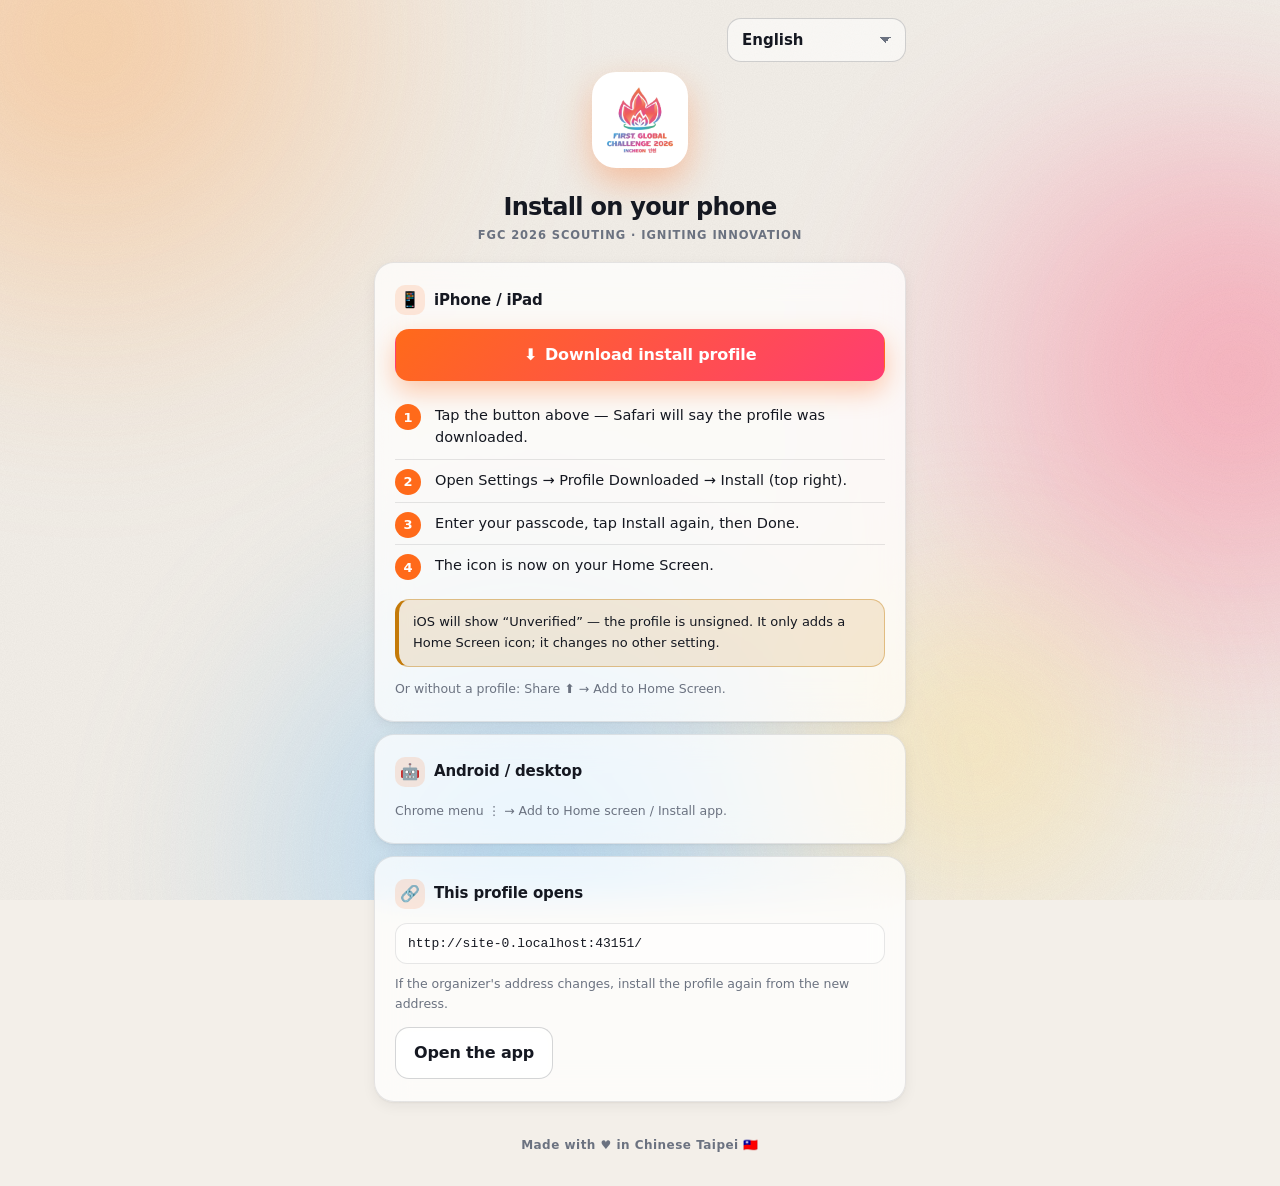
<file: web/install.html>
<!doctype html>
<html lang="en">
<head>
<meta charset="utf-8">
<meta name="viewport" content="width=device-width, initial-scale=1, viewport-fit=cover">
<meta name="theme-color" content="#0b0d12">
<title>Install · FGC 2026 Scouting</title>
<link rel="icon" type="image/png" sizes="64x64" href="fgc2026-64.png">
<link rel="apple-touch-icon" href="fgc2026-180.png">
<link rel="stylesheet" href="app.css?v=30">
<style>
body{padding:0}
.iwrap{max-width:560px;margin:0 auto;padding:calc(18px + env(safe-area-inset-top)) 14px calc(28px + env(safe-area-inset-bottom))}
.ihero{text-align:center;padding:10px 0 18px}
.ihero img{width:96px;height:96px;border-radius:24px;background:#fff;padding:5px;box-shadow:0 14px 34px var(--glow)}
.ihero h1{font-size:24px;font-weight:900;letter-spacing:-.03em;margin:14px 0 2px}
.ihero .ev{font-size:11.5px;color:var(--muted);font-weight:700;letter-spacing:.08em}
.steps{counter-reset:s;margin:14px 0 0;padding:0;list-style:none}
.steps li{counter-increment:s;position:relative;padding:10px 0 10px 40px;font-size:14.5px;line-height:1.5;border-bottom:1px solid var(--line)}
.steps li:last-child{border-bottom:0}
.steps li::before{content:counter(s);position:absolute;left:0;top:9px;width:26px;height:26px;border-radius:50%;background:var(--ember);color:#fff;font-weight:900;font-size:13px;display:grid;place-items:center}
.urlbox{font-family:ui-monospace,Menlo,monospace;font-size:13px;word-break:break-all;background:color-mix(in srgb,var(--panel-solid) 55%,transparent);border:1px solid var(--line);border-radius:12px;padding:10px 12px;margin-top:6px}
a.btn{text-decoration:none;display:flex;align-items:center;justify-content:center;gap:8px}
.hide{display:none}
</style>
</head>
<body>
<div id="bg" aria-hidden="true"><i class="b1"></i><i class="b2"></i><i class="b3"></i><i class="b4"></i><div class="noise"></div></div>
<div class="iwrap">
  <div style="display:flex;justify-content:flex-end"><select class="langsel" style="width:auto" aria-label="Language"></select></div>
  <div class="ihero">
    <img src="fgc2026-512.png" alt="">
    <h1 data-i18n="i.title">Install on your phone</h1>
    <div class="ev">FGC 2026 SCOUTING · IGNITING INNOVATION</div>
  </div>

  <div class="card" id="cIos">
    <h2><span class="ic">📱</span><span data-i18n="i.ios">iPhone / iPad</span></h2>
    <a class="btn pri wide" id="dl" href="install.mobileconfig">⬇︎ <span data-i18n="i.iosBtn">Download install profile</span></a>
    <p class="err" id="safariWarn" hidden data-i18n="i.needSafari">Open this page in Safari to install the profile.</p>
    <ol class="steps">
      <li data-i18n="i.iosS1">Tap the button above — Safari will say the profile was downloaded.</li>
      <li data-i18n="i.iosS2">Open Settings → Profile Downloaded → Install (top right).</li>
      <li data-i18n="i.iosS3">Enter your passcode, tap Install again, then Done.</li>
      <li data-i18n="i.iosS4">The icon is now on your Home Screen.</li>
    </ol>
    <div class="warn" style="margin-top:12px" data-i18n="i.unsigned">iOS will show “Unverified” — the profile is unsigned. It only adds a Home Screen icon; it changes no other setting.</div>
    <p class="note" style="margin:12px 0 0" data-i18n="i.iosAlt">Or without a profile: Share ⬆︎ → Add to Home Screen.</p>
  </div>

  <div class="card">
    <h2><span class="ic">🤖</span><span data-i18n="i.android">Android / desktop</span></h2>
    <button class="btn pri wide hide" id="pwaBtn" data-i18n="i.installApp">Install app</button>
    <p class="note" style="margin:10px 0 0" data-i18n="i.androidS">Chrome menu ⋮ → Add to Home screen / Install app.</p>
  </div>

  <div class="card">
    <h2><span class="ic">🔗</span><span data-i18n="i.urlNote">This profile opens</span></h2>
    <div class="urlbox" id="url">…</div>
    <p class="note" style="margin:10px 0 0" data-i18n="i.urlWarn">If the organizer's address changes, install the profile again from the new address.</p>
    <div class="bar"><a class="btn" href="./" data-i18n="i.open">Open the app</a></div>
  </div>
  <footer class="made"><span data-i18n="f.made">Made with ♥ in Chinese Taipei</span> 🇹🇼</footer>
</div>

<script src="i18n.js?v=30"></script>
<script src="i18n2.js?v=30"></script>
<script src="i18n3.js?v=30"></script>
<script src="i18n4.js?v=30"></script>
<script src="i18n5.js?v=30"></script>
<script>
(function(){
  var DICT=window.I18N||{en:{}}, META=window.I18N_META||[['en','English']], RTL=window.I18N_RTL||[];
  var LANG='en'; try{ var l=localStorage.getItem('fgc.lang'); if(l&&DICT[l]) LANG=l; }catch(e){}
  function t(k){ var d=DICT[LANG]||{}; return (k in d)?d[k]:((k in DICT.en)?DICT.en[k]:k); }
  function apply(){
    document.documentElement.lang=LANG; document.documentElement.dir=RTL.indexOf(LANG)>=0?'rtl':'ltr';
    [].forEach.call(document.querySelectorAll('[data-i18n]'),function(el){ el.textContent=t(el.dataset.i18n); });
    var sel=document.querySelector('select.langsel');
    if(!sel.options.length) META.forEach(function(m){ var o=document.createElement('option'); o.value=m[0]; o.textContent=m[1]; sel.appendChild(o); });
    sel.value=LANG;
  }
  document.querySelector('select.langsel').onchange=function(e){ LANG=e.target.value; try{ localStorage.setItem('fgc.lang',LANG); }catch(err){} apply(); };
  apply();

  document.getElementById('url').textContent=location.origin+'/';
  var ua=navigator.userAgent;
  var isIOS=/iPad|iPhone|iPod/.test(ua)||(navigator.platform==='MacIntel'&&navigator.maxTouchPoints>1);
  var isSafari=/^((?!chrome|android|crios|fxios|edgios).)*safari/i.test(ua);
  if(isIOS&&!isSafari) document.getElementById('safariWarn').hidden=false;
  var prompt=null;
  window.addEventListener('beforeinstallprompt',function(e){ e.preventDefault(); prompt=e;
    var b=document.getElementById('pwaBtn'); b.classList.remove('hide');
    b.onclick=function(){ prompt.prompt(); prompt=null; b.classList.add('hide'); }; });
})();
</script>
</body>
</html>
</file>
<file: web/app.css>
/* ───────── tokens ───────── */
:root{
  --bg:#f3efe9; --panel:rgba(255,255,255,.74); --panel-solid:#fff; --ink:#151821; --muted:#6b7280; --line:rgba(21,24,33,.10); --line-2:rgba(21,24,33,.18);
  --ember:#ff6a1a; --ember-2:#ff3d71; --ember-soft:rgba(255,106,26,.14); --glow:rgba(255,106,26,.35);
  --red:#e5322d; --red-soft:rgba(229,50,45,.14); --blue:#2f6bff; --blue-soft:rgba(47,107,255,.14);
  --ok:#159a5b; --ok-soft:rgba(21,154,91,.14); --warn:#c47a09; --warn-soft:rgba(196,122,9,.14);
  --z1:#0891b2; --z2:#7c3aed; --z3:#e11d48; --gray:#8b93a1;
  --c-acc:#e8590c; --c-acc-soft:rgba(232,89,12,.16); --c-dim:#8b93a1;
  --a1:#ffb36b; --a2:#ff6f91; --a3:#7cc7ff; --a4:#ffe08a; --a-op:.55; --noise-op:.06;
  --sh-1:0 1px 2px rgba(20,24,40,.05),0 4px 14px rgba(20,24,40,.06);
  --sh-2:0 10px 30px rgba(20,24,40,.12);
  --r:20px; --r-s:14px; --r-xs:11px;
  --e:cubic-bezier(.22,.9,.28,1); --e-b:cubic-bezier(.34,1.56,.64,1); --d:.22s; --d-s:.14s;
  --nav-h:66px;
}
@media (prefers-color-scheme:dark){:root:not([data-t="light"]){
  --bg:#0b0d12; --panel:rgba(22,26,36,.72); --panel-solid:#161a24; --ink:#eef0f5; --muted:#8f97a6; --line:rgba(255,255,255,.09); --line-2:rgba(255,255,255,.16);
  --ember:#ff7a2e; --ember-2:#ff4d7d; --ember-soft:rgba(255,122,46,.16); --glow:rgba(255,122,46,.38);
  --red:#ff5f57; --red-soft:rgba(255,95,87,.16); --blue:#5b8cff; --blue-soft:rgba(91,140,255,.16);
  --ok:#3ddc84; --ok-soft:rgba(61,220,132,.14); --warn:#f2b544; --warn-soft:rgba(242,181,68,.14);
  --z1:#22d3ee; --z2:#a78bfa; --z3:#fb7185; --gray:#6b7280;
  --c-acc:#e8661f; --c-acc-soft:rgba(232,102,31,.2); --c-dim:#6b7280;
  --a1:#ff7a2e; --a2:#ff2d6f; --a3:#2d7dff; --a4:#ffcc4d; --a-op:.42; --noise-op:.09;
  --sh-1:0 1px 2px rgba(0,0,0,.35),0 6px 18px rgba(0,0,0,.3); --sh-2:0 14px 40px rgba(0,0,0,.5);
}}
:root[data-t="dark"]{
  --bg:#0b0d12; --panel:rgba(22,26,36,.72); --panel-solid:#161a24; --ink:#eef0f5; --muted:#8f97a6; --line:rgba(255,255,255,.09); --line-2:rgba(255,255,255,.16);
  --ember:#ff7a2e; --ember-2:#ff4d7d; --ember-soft:rgba(255,122,46,.16); --glow:rgba(255,122,46,.38);
  --red:#ff5f57; --red-soft:rgba(255,95,87,.16); --blue:#5b8cff; --blue-soft:rgba(91,140,255,.16);
  --ok:#3ddc84; --ok-soft:rgba(61,220,132,.14); --warn:#f2b544; --warn-soft:rgba(242,181,68,.14);
  --z1:#22d3ee; --z2:#a78bfa; --z3:#fb7185; --gray:#6b7280;
  --c-acc:#e8661f; --c-acc-soft:rgba(232,102,31,.2); --c-dim:#6b7280;
  --a1:#ff7a2e; --a2:#ff2d6f; --a3:#2d7dff; --a4:#ffcc4d; --a-op:.42; --noise-op:.09;
  --sh-1:0 1px 2px rgba(0,0,0,.35),0 6px 18px rgba(0,0,0,.3); --sh-2:0 14px 40px rgba(0,0,0,.5);
}
*{box-sizing:border-box;-webkit-tap-highlight-color:transparent}
html{-webkit-text-size-adjust:100%}
body{margin:0;background:var(--bg);color:var(--ink);font:16px/1.5 -apple-system,"SF Pro Text","Inter",system-ui,"Segoe UI","Noto Sans TC","PingFang TC","Microsoft JhengHei",sans-serif;overscroll-behavior-y:contain;min-height:100vh}
button,input,select,textarea{font-family:inherit;font-size:16px;touch-action:manipulation;color:inherit}
::selection{background:var(--ember);color:#fff}

/* ───────── aurora background ───────── */
#bg{position:fixed;inset:0;z-index:-1;overflow:hidden;background:var(--bg);pointer-events:none}
#bg i{position:absolute;border-radius:50%;filter:blur(70px);opacity:var(--a-op);will-change:transform}
#bg .b1{width:62vmax;height:62vmax;left:-18vmax;top:-22vmax;background:radial-gradient(circle at 40% 40%,var(--a1),transparent 62%);animation:drift1 18s ease-in-out infinite alternate}
#bg .b2{width:58vmax;height:58vmax;right:-20vmax;top:6vmax;background:radial-gradient(circle at 60% 40%,var(--a2),transparent 62%);animation:drift2 23s ease-in-out infinite alternate}
#bg .b3{width:66vmax;height:66vmax;left:8vmax;bottom:-30vmax;background:radial-gradient(circle at 50% 50%,var(--a3),transparent 62%);animation:drift3 27s ease-in-out infinite alternate}
#bg .b4{width:40vmax;height:40vmax;right:4vmax;bottom:-8vmax;background:radial-gradient(circle at 50% 50%,var(--a4),transparent 62%);animation:drift1 15s ease-in-out infinite alternate-reverse}
#bg .noise{position:absolute;inset:0;opacity:var(--noise-op);background-image:url("data:image/svg+xml;utf8,<svg xmlns='http://www.w3.org/2000/svg' width='180' height='180'><filter id='n'><feTurbulence type='fractalNoise' baseFrequency='.9' numOctaves='3' stitchTiles='stitch'/><feColorMatrix values='0 0 0 0 0 0 0 0 0 0 0 0 0 0 0 0 0 0 .6 0'/></filter><rect width='100%' height='100%' filter='url(%23n)'/></svg>");background-size:180px 180px}
#bg .sp{position:absolute;bottom:-12px;border-radius:50%;background:var(--a4);box-shadow:0 0 6px 2px var(--a1);opacity:0;animation:rise linear infinite;will-change:transform,opacity}
@keyframes rise{0%{transform:translate3d(0,0,0) scale(.5);opacity:0}8%{opacity:var(--sp-op,.9)}60%{opacity:var(--sp-op,.9)}100%{transform:translate3d(var(--dx,20px),-108vh,0) scale(1.1);opacity:0}}
@keyframes drift1{
  0%{transform:translate3d(0,0,0) scale(1);opacity:var(--a-op)}
  50%{transform:translate3d(16vmax,9vmax,0) scale(1.28);opacity:calc(var(--a-op) * 1.3)}
  100%{transform:translate3d(5vmax,17vmax,0) scale(.92);opacity:calc(var(--a-op) * .75)}}
@keyframes drift2{
  0%{transform:translate3d(0,0,0) scale(1.05);opacity:var(--a-op)}
  50%{transform:translate3d(-18vmax,11vmax,0) scale(.82);opacity:calc(var(--a-op) * .7)}
  100%{transform:translate3d(-7vmax,20vmax,0) scale(1.2);opacity:calc(var(--a-op) * 1.25)}}
@keyframes drift3{
  0%{transform:translate3d(0,0,0) scale(1);opacity:var(--a-op)}
  50%{transform:translate3d(13vmax,-15vmax,0) scale(1.22);opacity:calc(var(--a-op) * 1.2)}
  100%{transform:translate3d(-6vmax,-6vmax,0) scale(.9);opacity:calc(var(--a-op) * .8)}}

@keyframes fadeUp{from{opacity:0;transform:translate3d(0,14px,0)}to{opacity:1;transform:none}}
@keyframes pop{0%{transform:scale(1)}42%{transform:scale(1.16)}100%{transform:scale(1)}}
@keyframes chk{0%{transform:scale(.4) rotate(-18deg);opacity:0}60%{transform:scale(1.18) rotate(4deg)}100%{transform:scale(1) rotate(0);opacity:1}}
@keyframes slideIn{from{opacity:0;transform:translate3d(-16px,0,0)}to{opacity:1;transform:none}}
@keyframes shake{10%,90%{transform:translateX(-2px)}30%,70%{transform:translateX(4px)}50%{transform:translateX(-4px)}}
@keyframes ripple{to{transform:scale(2.6);opacity:0}}
@keyframes pulse{0%,100%{opacity:1}50%{opacity:.45}}
@keyframes toastIn{from{opacity:0;transform:translate3d(0,22px,0) scale(.94)}to{opacity:1;transform:none}}
@keyframes sheetIn{from{transform:translate3d(0,100%,0)}to{transform:none}}
@keyframes dim{from{opacity:0}to{opacity:1}}
@keyframes flame{0%,100%{transform:translateY(0) rotate(-3deg)}50%{transform:translateY(-2px) rotate(3deg)}}

/* ───────── header ───────── */
header{position:sticky;top:0;z-index:30;padding:calc(10px + env(safe-area-inset-top)) 14px 10px;display:flex;align-items:center;gap:10px;
  background:linear-gradient(to bottom,color-mix(in srgb,var(--bg) 88%,transparent),color-mix(in srgb,var(--bg) 40%,transparent));backdrop-filter:blur(18px) saturate(1.5);-webkit-backdrop-filter:blur(18px) saturate(1.5)}
.logo{width:36px;height:36px;border-radius:12px;background:linear-gradient(135deg,var(--ember),var(--ember-2));display:grid;place-items:center;box-shadow:0 6px 18px var(--glow);font-size:19px;animation:flame 3s ease-in-out infinite}
.brand h1{font-size:17px;margin:0;letter-spacing:-.02em;font-weight:800;line-height:1.1}
.brand .ev{font-size:11.5px;color:var(--muted);font-weight:600;letter-spacing:.02em}
.sync{margin-left:auto;font-size:11.5px;font-weight:800;padding:6px 12px;border-radius:20px;white-space:nowrap;background:var(--panel);color:var(--muted);border:1px solid var(--line);cursor:pointer;display:flex;align-items:center;gap:6px;transition:background var(--d),color var(--d),border-color var(--d),transform var(--d-s)}
.sync::before{content:"";width:7px;height:7px;border-radius:50%;background:currentColor;opacity:.6}
.sync:active{transform:scale(.93)}
.sync.ok{color:var(--ok);border-color:color-mix(in srgb,var(--ok) 40%,transparent)}.sync.ok::before{box-shadow:0 0 8px var(--ok);opacity:1}
.sync.bad{color:var(--warn);border-color:color-mix(in srgb,var(--warn) 40%,transparent)}
.sync.busy::before{animation:pulse .9s ease-in-out infinite}

/* ───────── bottom nav ───────── */
nav{position:fixed;left:0;right:0;bottom:0;z-index:40;height:calc(var(--nav-h) + env(safe-area-inset-bottom));padding:6px 8px env(safe-area-inset-bottom);
  background:color-mix(in srgb,var(--panel-solid) 78%,transparent);backdrop-filter:blur(22px) saturate(1.6);-webkit-backdrop-filter:blur(22px) saturate(1.6);border-top:1px solid var(--line);display:flex;gap:4px}
nav button{flex:1;border:0;background:transparent;color:var(--muted);font-weight:700;font-size:10.5px;letter-spacing:.02em;cursor:pointer;display:flex;flex-direction:column;align-items:center;justify-content:center;gap:3px;border-radius:14px;transition:color var(--d) var(--e),transform var(--d-s) var(--e),background var(--d)}
nav button svg{width:24px;height:24px;stroke:currentColor;fill:none;stroke-width:1.9;stroke-linecap:round;stroke-linejoin:round;transition:transform var(--d) var(--e-b)}
nav button:active{transform:scale(.9)}
nav button[aria-selected=true]{color:var(--ember);background:var(--ember-soft)}
nav button[aria-selected=true] svg{transform:translateY(-1px) scale(1.08)}
nav button .zh{font-size:9px;opacity:.7;font-weight:600;margin-top:-2px}

main{padding:6px 12px calc(var(--nav-h) + 30px + env(safe-area-inset-bottom));max-width:820px;margin:0 auto}
main.fab-on{padding-bottom:calc(var(--nav-h) + 96px + env(safe-area-inset-bottom))}
section[hidden]{display:none}
section:not([hidden])>*{animation:fadeUp .36s var(--e) both}
section:not([hidden])>*:nth-child(2){animation-delay:.05s}section:not([hidden])>*:nth-child(3){animation-delay:.09s}
section:not([hidden])>*:nth-child(4){animation-delay:.13s}section:not([hidden])>*:nth-child(n+5){animation-delay:.17s}

/* ───────── cards ───────── */
.card{background:var(--panel);border:1px solid var(--line);border-radius:var(--r);padding:18px 16px;margin:0 0 12px;box-shadow:var(--sh-1);backdrop-filter:blur(16px) saturate(1.4);-webkit-backdrop-filter:blur(16px) saturate(1.4);position:relative;transition:box-shadow var(--d) var(--e),border-color var(--d)}
.card.alR{border-color:color-mix(in srgb,var(--red) 55%,transparent);box-shadow:var(--sh-1),0 0 0 3px var(--red-soft)}
.card.alB{border-color:color-mix(in srgb,var(--blue) 55%,transparent);box-shadow:var(--sh-1),0 0 0 3px var(--blue-soft)}
.card h2{font-size:15px;margin:0 0 14px;letter-spacing:-.01em;font-weight:800;display:flex;align-items:center;gap:9px;flex-wrap:wrap}
.card h2 .ic{width:30px;height:30px;border-radius:10px;display:grid;place-items:center;font-size:16px;background:var(--ember-soft);flex:none}
.card h2 .zh{font-size:12px;color:var(--muted);font-weight:600;margin-left:auto}
.f{margin:0 0 16px}.f:last-child{margin-bottom:0}
.f>label{display:block;font-size:14.5px;font-weight:700;margin-bottom:8px;letter-spacing:-.01em;line-height:1.3}
.f .zh{display:block;font-size:11.5px;color:var(--muted);font-weight:500;margin-top:2px;letter-spacing:0}
input[type=text],input[type=number],input[type=password],input[type=search],textarea{width:100%;padding:13px 14px;border:1.5px solid var(--line-2);border-radius:var(--r-s);background:color-mix(in srgb,var(--panel-solid) 55%,transparent);color:var(--ink);transition:border-color var(--d-s),box-shadow var(--d-s),background var(--d-s)}
textarea{min-height:64px;resize:vertical;line-height:1.55}
input:focus,textarea:focus{outline:0;border-color:var(--ember);box-shadow:0 0 0 4px var(--ember-soft)}
::placeholder{color:var(--muted);opacity:.75}
.rp{position:relative;overflow:hidden;isolation:isolate}
.rp>.rip{position:absolute;border-radius:50%;pointer-events:none;background:currentColor;opacity:.2;transform:scale(0);animation:ripple .55s var(--e) forwards;z-index:0}
.rp>*{position:relative;z-index:1}

/* segmented */
.seg{display:grid;grid-template-columns:repeat(auto-fit,minmax(62px,1fr));gap:7px}
.seg.n2{grid-template-columns:1fr 1fr}.seg.n3{grid-template-columns:repeat(3,1fr)}.seg.n4{grid-template-columns:repeat(4,1fr)}.seg.n5{grid-template-columns:repeat(5,1fr)}
.seg button{min-height:50px;padding:8px 4px;border:1.5px solid var(--line-2);border-radius:var(--r-xs);background:color-mix(in srgb,var(--panel-solid) 55%,transparent);color:var(--ink);font-weight:800;font-size:14px;cursor:pointer;line-height:1.2;transition:transform var(--d-s) var(--e),background var(--d-s),color var(--d-s),border-color var(--d-s),box-shadow var(--d)}
.seg button small{display:block;font-size:10px;font-weight:700;opacity:.65;margin-top:3px;letter-spacing:.01em}
.seg button:active{transform:scale(.93)}
.seg button[aria-pressed=true]{background:var(--ember);border-color:var(--ember);color:#fff;box-shadow:0 8px 20px var(--glow);animation:pop .3s var(--e-b)}
.seg button[aria-pressed=true] small{opacity:.92}
.seg button[aria-pressed=true][data-c="ok"]{background:var(--ok);border-color:var(--ok);box-shadow:0 8px 20px color-mix(in srgb,var(--ok) 35%,transparent)}
.seg button[aria-pressed=true][data-c="mid"]{background:var(--warn);border-color:var(--warn);box-shadow:0 8px 20px color-mix(in srgb,var(--warn) 35%,transparent)}
.seg button[aria-pressed=true][data-c="bad"],.seg button[aria-pressed=true][data-c="R"]{background:var(--red);border-color:var(--red);box-shadow:0 8px 20px color-mix(in srgb,var(--red) 35%,transparent)}
.seg button[aria-pressed=true][data-c="B"]{background:var(--blue);border-color:var(--blue);box-shadow:0 8px 20px color-mix(in srgb,var(--blue) 35%,transparent)}
.seg button[aria-pressed=true][data-c="gray"]{background:var(--gray);border-color:var(--gray);box-shadow:none}
.seg button[aria-pressed=true][data-c="z1"]{background:var(--z1);border-color:var(--z1);box-shadow:0 8px 20px color-mix(in srgb,var(--z1) 35%,transparent)}
.seg button[aria-pressed=true][data-c="z2"]{background:var(--z2);border-color:var(--z2);box-shadow:0 8px 20px color-mix(in srgb,var(--z2) 35%,transparent)}
.seg button[aria-pressed=true][data-c="z3"]{background:var(--z3);border-color:var(--z3);box-shadow:0 8px 20px color-mix(in srgb,var(--z3) 40%,transparent)}
.seg button[aria-pressed=true][data-c="W"]{background:#8b93a1;border-color:#8b93a1;box-shadow:none}
.seg button[aria-pressed=true][data-c="Y"]{background:#d9a406;border-color:#d9a406;color:#1a1400}
.chips{display:flex;gap:8px;flex-wrap:wrap}
.chips button{min-height:44px;padding:8px 15px;border:1.5px solid var(--line-2);border-radius:24px;background:color-mix(in srgb,var(--panel-solid) 55%,transparent);color:var(--ink);font-weight:700;font-size:14px;cursor:pointer;transition:transform var(--d-s) var(--e),background var(--d-s),color var(--d-s),border-color var(--d-s)}
.chips button:active{transform:scale(.93)}
.chips button[aria-pressed=true]{background:var(--ember-soft);border-color:var(--ember);color:var(--ember);animation:pop .3s var(--e-b)}
.chips.col{flex-direction:column;align-items:stretch}
.chips.col button{text-align:left;border-radius:var(--r-xs);padding:11px 14px 11px 42px;position:relative;font-weight:600;line-height:1.3}
.chips.col button .zh{display:block;font-size:11px;color:var(--muted);font-weight:500}
.chips.col button::before{content:"";position:absolute;left:12px;top:50%;width:20px;height:20px;margin-top:-10px;border:2px solid var(--line-2);border-radius:7px;transition:all var(--d)}
.chips.col button[aria-pressed=true]::before{background:var(--ember);border-color:var(--ember)}
.chips.col button::after{content:"";position:absolute;left:19px;top:50%;width:5px;height:10px;margin-top:-7px;border:solid #fff;border-width:0 2.5px 2.5px 0;transform:rotate(45deg) scale(0);opacity:0}
.chips.col button[aria-pressed=true]::after{animation:chk .3s var(--e-b) forwards}

/* stepper */
.step{display:flex;align-items:stretch;border:1.5px solid var(--line-2);border-radius:var(--r-s);overflow:hidden;background:color-mix(in srgb,var(--panel-solid) 55%,transparent);transition:border-color var(--d-s),box-shadow var(--d-s)}
.step:focus-within{border-color:var(--ember);box-shadow:0 0 0 4px var(--ember-soft)}
.step button{flex:1;min-width:46px;min-height:56px;border:0;background:transparent;color:var(--ember);font-size:22px;font-weight:800;cursor:pointer;line-height:1;transition:transform var(--d-s) var(--e),background var(--d-s)}
.step button.big{font-size:14px;flex:.8;color:var(--muted)}
.step button:active{transform:scale(.8);background:var(--ember-soft)}
.step input{flex:1.4;border:0;border-left:1.5px solid var(--line);border-right:1.5px solid var(--line);border-radius:0;text-align:center;font-weight:900;font-size:26px;background:transparent;-moz-appearance:textfield;min-width:64px;padding:0;letter-spacing:-.02em}
.step input:focus{box-shadow:none}
.step input.bump{animation:pop .26s var(--e-b)}
.step input::-webkit-outer-spin-button,.step input::-webkit-inner-spin-button{-webkit-appearance:none;margin:0}
.tg{min-height:54px;width:100%;border:1.5px solid var(--line-2);border-radius:var(--r-xs);background:color-mix(in srgb,var(--panel-solid) 55%,transparent);color:var(--muted);font-weight:700;cursor:pointer;padding:10px 12px 10px 46px;text-align:left;position:relative;line-height:1.25;transition:transform var(--d-s) var(--e),background var(--d),color var(--d),border-color var(--d)}
.tg .zh{display:block;font-size:11px;font-weight:500;opacity:.8}
.tg:active{transform:scale(.975)}
.tg::before{content:"";position:absolute;left:13px;top:50%;width:22px;height:22px;margin-top:-11px;border:2px solid currentColor;border-radius:8px;opacity:.5;transition:opacity var(--d),background var(--d),border-color var(--d)}
.tg::after{content:"";position:absolute;left:20px;top:50%;width:6px;height:11px;margin-top:-8px;border:solid #fff;border-width:0 2.5px 2.5px 0;transform:rotate(45deg) scale(0);opacity:0}
.tg[aria-pressed=true]{background:var(--ok-soft);border-color:var(--ok);color:var(--ok)}
.tg[aria-pressed=true]::before{opacity:1;background:var(--ok);border-color:var(--ok)}
.tg[aria-pressed=true]::after{animation:chk .3s var(--e-b) forwards}
.row{display:grid;gap:12px;grid-template-columns:repeat(auto-fit,minmax(150px,1fr))}
.btn{min-height:52px;padding:13px 18px;border:1.5px solid var(--line-2);border-radius:var(--r-s);background:var(--panel);color:var(--ink);font-weight:800;cursor:pointer;letter-spacing:-.01em;backdrop-filter:blur(10px);-webkit-backdrop-filter:blur(10px);transition:transform var(--d-s) var(--e),box-shadow var(--d),background var(--d-s),border-color var(--d-s)}
.btn:active{transform:scale(.955)}
.btn.pri{background:linear-gradient(135deg,var(--ember),var(--ember-2));border-color:transparent;color:#fff;box-shadow:0 10px 26px var(--glow)}
.btn.dgr{color:var(--red);border-color:color-mix(in srgb,var(--red) 45%,var(--line-2))}
.bar{display:flex;gap:9px;flex-wrap:wrap;margin-top:13px}
.note{font-size:12.5px;color:var(--muted);line-height:1.6}
.warn{background:var(--warn-soft);border:1px solid color-mix(in srgb,var(--warn) 40%,transparent);border-left:4px solid var(--warn);border-radius:var(--r-s);padding:12px 14px;font-size:13px;line-height:1.6}
.pill{display:inline-flex;align-items:center;font-size:11px;font-weight:800;padding:3px 10px;border-radius:20px;background:var(--ember-soft);color:var(--ember);letter-spacing:.02em}
.pill.gray{background:var(--line);color:var(--muted)}
.list{border:1px solid var(--line);border-radius:var(--r);overflow:hidden;background:var(--panel);box-shadow:var(--sh-1);backdrop-filter:blur(16px);-webkit-backdrop-filter:blur(16px)}
.list .it{display:flex;align-items:center;gap:12px;padding:13px 14px;border-bottom:1px solid var(--line);cursor:pointer;animation:slideIn .3s var(--e) both;overflow:hidden;transition:background var(--d-s),transform var(--d-s)}
.list .it:nth-child(2){animation-delay:.04s}.list .it:nth-child(3){animation-delay:.07s}.list .it:nth-child(n+4){animation-delay:.1s}
.list .it:last-child{border-bottom:0}
.list .it:active{background:var(--ember-soft);transform:scale(.99)}
.list .it .n{font-weight:900;font-size:13px;min-width:40px;letter-spacing:-.01em;padding:4px 0;border-radius:8px;text-align:center;color:#fff;flex:none}
.list .it .n.R{background:var(--red)}.list .it .n.B{background:var(--blue)}
.list .it .fl{font-size:30px;line-height:1;min-width:36px;text-align:center;flex:none}
.list .it .d{flex:1;font-size:12.5px;color:var(--muted);line-height:1.5;min-width:0}
.list .it .d b{color:var(--ink);font-size:14px}
.list .it .x{color:var(--red);font-weight:800;padding:9px 11px;font-size:17px;border-radius:9px;transition:background var(--d-s),transform var(--d-s)}
.list .it .x:active{background:var(--red-soft);transform:scale(.85)}
.tag{display:inline-block;font-size:11px;font-weight:800;padding:2px 8px;border-radius:7px;margin:3px 4px 0 0;background:var(--line);color:var(--ink)}
.tag.z3{background:var(--z3);color:#fff}.tag.z2{background:var(--z2);color:#fff}.tag.z1{background:var(--z1);color:#fff}.tag.C{background:var(--warn);color:#fff}
.tag.ok{background:var(--ok-soft);color:var(--ok)}.tag.bad{background:var(--red-soft);color:var(--red)}
.meter{height:6px;border-radius:6px;background:var(--line);overflow:hidden;margin:6px 0 4px}
.meter i{display:block;height:100%;border-radius:6px;background:linear-gradient(90deg,var(--ember),var(--ember-2));transition:width .5s var(--e)}
.empty{padding:28px 14px;text-align:center;color:var(--muted);font-size:13.5px}
.stat{font-size:32px;font-weight:900;letter-spacing:-.03em;background:linear-gradient(135deg,var(--ember),var(--ember-2));-webkit-background-clip:text;background-clip:text;color:transparent;line-height:1.1}
#toast{position:fixed;left:50%;bottom:calc(var(--nav-h) + 16px + env(safe-area-inset-bottom));transform:translateX(-50%);z-index:100;display:flex;flex-direction:column;gap:8px;align-items:center;pointer-events:none;width:calc(100% - 32px);max-width:380px}
#toast div{background:var(--ink);color:var(--bg);padding:12px 20px;border-radius:26px;font-size:14px;font-weight:800;box-shadow:var(--sh-2);animation:toastIn .3s var(--e-b) both;max-width:100%;text-align:center}
#toast div.ok{background:var(--ok);color:#fff}#toast div.err{background:var(--red);color:#fff}
.shake{animation:shake .4s var(--e)}

/* country picker */
.cbtn{width:100%;min-height:66px;display:flex;align-items:center;gap:14px;padding:10px 14px;border:1.5px dashed var(--line-2);border-radius:var(--r-s);background:color-mix(in srgb,var(--panel-solid) 55%,transparent);color:var(--ink);font-weight:800;font-size:18px;cursor:pointer;text-align:left;transition:transform var(--d-s) var(--e),border-color var(--d-s),box-shadow var(--d),background var(--d)}
.cbtn:active{transform:scale(.98)}
.cbtn .fl{font-size:36px;line-height:1;width:44px;text-align:center;flex:none}
.cbtn .ph{color:var(--muted);font-weight:600;font-size:16px}
.cbtn .sub{display:block;font-size:12px;color:var(--muted);font-weight:600}
.cbtn.set{border-style:solid;border-color:var(--ember);background:var(--ember-soft)}
.cbtn .arr{margin-left:auto;color:var(--muted);font-size:20px}
#dim{position:fixed;inset:0;background:rgba(5,7,12,.5);z-index:60;animation:dim .2s both;backdrop-filter:blur(3px);-webkit-backdrop-filter:blur(3px)}
#sheet{position:fixed;left:0;right:0;bottom:0;z-index:61;background:var(--panel-solid);border-radius:24px 24px 0 0;max-height:88vh;display:flex;flex-direction:column;box-shadow:0 -10px 40px rgba(0,0,0,.3);animation:sheetIn .32s var(--e) both;padding-bottom:env(safe-area-inset-bottom)}
#sheet .hd{padding:18px 14px 10px;display:flex;gap:10px;align-items:center;position:relative}
#sheet .hd::before{content:"";position:absolute;top:7px;left:50%;width:40px;height:5px;margin-left:-20px;border-radius:5px;background:var(--line-2)}
#sheet input{flex:1;font-size:17px;border-radius:14px}
#sheet .grid{overflow-y:auto;padding:4px 12px 18px;display:grid;grid-template-columns:repeat(auto-fill,minmax(160px,1fr));gap:8px;-webkit-overflow-scrolling:touch}
#sheet .c{min-height:58px;display:flex;align-items:center;gap:10px;padding:8px 10px;border:1.5px solid var(--line);border-radius:13px;background:var(--bg);color:var(--ink);font-weight:700;font-size:14px;cursor:pointer;text-align:left;line-height:1.2;transition:transform var(--d-s) var(--e),background var(--d-s),border-color var(--d-s)}
#sheet .c:active{transform:scale(.95);background:var(--ember-soft);border-color:var(--ember)}
#sheet .c .fl{font-size:28px;line-height:1;flex:none}
#sheet .c .zh{display:block;font-size:11px;color:var(--muted);font-weight:500}
#sheet .c.rec{border-color:color-mix(in srgb,var(--ember) 45%,var(--line));background:var(--ember-soft)}
#sheet .lab{grid-column:1/-1;font-size:11px;font-weight:800;letter-spacing:.08em;color:var(--muted);text-transform:uppercase;padding:8px 2px 0}
.fab{position:fixed;left:12px;right:12px;bottom:calc(var(--nav-h) + 12px + env(safe-area-inset-bottom));z-index:39;display:flex;gap:9px;max-width:796px;margin:0 auto}
.fab .btn{flex:1;box-shadow:var(--sh-2)}
.fab .btn.pri{flex:1.4}
.fab[hidden]{display:none}
.kv{display:grid;grid-template-columns:auto 1fr;gap:6px 14px;font-size:14px;align-items:baseline}
.kv b{color:var(--muted);font-weight:700;font-size:12.5px;letter-spacing:.02em}
.score{font-size:56px;font-weight:900;letter-spacing:-.05em;line-height:1;background:linear-gradient(135deg,var(--ember),var(--ember-2));-webkit-background-clip:text;background-clip:text;color:transparent;display:inline-block}
@media (prefers-reduced-motion:reduce){html:not(.fx-on) *,html:not(.fx-on) *::before,html:not(.fx-on) *::after{animation-duration:.01ms!important;animation-iteration-count:1!important;transition-duration:.01ms!important}html:not(.fx-on) #bg i{animation:none!important}}
@media (min-width:700px){main{padding-left:20px;padding-right:20px}.card{padding:22px 20px}nav{max-width:560px;left:50%;right:auto;width:100%;transform:translateX(-50%);border-radius:22px 22px 0 0;border:1px solid var(--line);border-bottom:0}nav button{font-size:12px}}

/* ───────── Igniting Innovation theme extras ───────── */
#bg .sky{position:absolute;left:0;bottom:0;width:200%;height:min(38vh,340px);opacity:.95}
/* 每一層都是兩塊一模一樣的波形並排，往左推一整塊之後無縫接回原點 */
#bg .sky .w{transform-box:view-box;transform-origin:0 0;will-change:transform;
  animation:waveScroll var(--ws,30s) linear infinite}
#bg .sky .w2{animation-direction:reverse}            /* 中間那層反方向，做出視差 */
#bg .sky .w path{transform-box:view-box;transform-origin:0 0;
  animation:waveBob var(--wb,8s) ease-in-out infinite alternate}
@keyframes waveScroll{from{transform:translateX(0)}to{transform:translateX(-1440px)}}
@keyframes waveBob{from{transform:translateY(0)}to{transform:translateY(-16px)}}
.logo svg{width:22px;height:22px;fill:#fff;filter:drop-shadow(0 1px 2px rgba(0,0,0,.25))}
.logo svg .in{fill:#ffe08a;transform-origin:50% 100%;animation:flicker 1.6s ease-in-out infinite}
@keyframes flicker{0%,100%{transform:scaleY(1)}35%{transform:scaleY(.86) translateY(.5px)}70%{transform:scaleY(1.08)}}
.brand h1{background:linear-gradient(90deg,var(--ink) 0%,var(--ink) 55%,var(--ember) 100%);-webkit-background-clip:text;background-clip:text;color:transparent}
footer.made{text-align:center;font-size:12px;color:var(--muted);font-weight:700;letter-spacing:.04em;padding:22px 8px 4px;opacity:.85;animation:fadeUp .5s var(--e) .25s both}
footer.made .hb{color:var(--ember-2);display:inline-block;will-change:transform;
  text-shadow:0 0 8px color-mix(in srgb,var(--ember-2) 55%,transparent);
  animation:beat 1.6s cubic-bezier(.2,.6,.3,1) infinite}
footer.made .zh{font-weight:500;opacity:.8}
/* 真正的心跳是雙拍：碰-碰…休息 */
@keyframes beat{0%{transform:scale(1)}10%{transform:scale(1.38)}20%{transform:scale(1)}
  30%{transform:scale(1.24)}42%{transform:scale(1)}100%{transform:scale(1)}}

/* ───────── sign-in overlay ───────── */
#auth{position:fixed;inset:0;z-index:50;overflow-y:auto;display:flex;flex-direction:column;align-items:center;justify-content:center;padding:calc(20px + env(safe-area-inset-top)) 16px calc(20px + env(safe-area-inset-bottom));-webkit-overflow-scrolling:touch}
#auth[hidden]{display:none}
.auth-card{width:100%;max-width:420px;background:var(--panel);border:1px solid var(--line);border-radius:26px;padding:26px 22px 20px;box-shadow:var(--sh-2);backdrop-filter:blur(20px) saturate(1.4);-webkit-backdrop-filter:blur(20px) saturate(1.4);text-align:center;animation:fadeUp .45s var(--e) both}
.auth-card h1{font-size:24px;margin:12px 0 2px;letter-spacing:-.03em;font-weight:900}
.auth-card .ev{font-size:11.5px;color:var(--muted);font-weight:700;letter-spacing:.08em;margin-bottom:22px}
.auth-card .f{text-align:left}
.auth-logo{width:68px;height:68px;margin:0 auto;border-radius:22px;background:linear-gradient(135deg,var(--ember),var(--ember-2));display:grid;place-items:center;box-shadow:0 14px 34px var(--glow);animation:flame 3s ease-in-out infinite}
.auth-logo svg{width:40px;height:40px;fill:#fff}
.auth-logo svg .in{fill:#ffe08a;transform-origin:50% 100%;animation:flicker 1.6s ease-in-out infinite}
.auth-view{animation:fadeUp .3s var(--e) both}
.auth-view .note{margin:12px 0 0;text-align:left}
.err{margin:10px 0 0;font-size:13px;font-weight:700;color:var(--red);background:var(--red-soft);border-radius:10px;padding:9px 12px;text-align:left}
.pw{position:relative}
.pw input{padding-right:52px}
.pw .eye{position:absolute;right:6px;top:50%;transform:translateY(-50%);width:40px;height:40px;border:0;border-radius:10px;background:transparent;font-size:18px;cursor:pointer;opacity:.6}
.pw .eye:active{background:var(--ember-soft);opacity:1}
.btn.wide{width:100%}
.who{display:flex;align-items:center;justify-content:center;gap:10px;font-size:18px;margin-bottom:14px}
.who .fl{font-size:34px;line-height:1}
.who .zh{font-size:12px;color:var(--muted)}
#auth .made{margin-top:18px;padding:0}
.cbtn.sm{min-height:54px;font-size:15px;gap:10px;padding:8px 12px}
.cbtn.sm .fl{font-size:28px;width:34px}
.cbtn.sm .sub{display:none}

/* team badge in header */
.team{display:flex;align-items:center;gap:7px;padding:5px 11px 5px 7px;border:1px solid var(--line);border-radius:20px;background:var(--panel);color:var(--ink);font-weight:800;font-size:12.5px;cursor:pointer;max-width:42vw;transition:transform var(--d-s),border-color var(--d)}
.team:active{transform:scale(.94)}
.team .fl{font-size:20px;line-height:1}
.team .nm{white-space:nowrap;overflow:hidden;text-overflow:ellipsis}
header .sync{margin-left:0}
header{gap:8px}
.brand{min-width:0;flex:1}
.brand h1{white-space:nowrap;overflow:hidden;text-overflow:ellipsis}
@media (max-width:420px){.brand .ev{display:none}.brand h1{font-size:15px}}
#sheet .menu{padding:4px 16px 20px;overflow-y:auto}
#sheet .menu .f{text-align:left}
nav[hidden]{display:none}

/* field map (Pit · preferred position) */
.fmap{max-width:400px;margin:0 auto 12px}
.fmap svg{width:100%;height:auto;display:block;overflow:visible}
.fmap .fld{fill:color-mix(in srgb,var(--panel-solid) 55%,transparent);stroke:var(--line-2);stroke-width:3}
.fmap .su.r{fill:var(--red);opacity:.55}.fmap .su.b{fill:var(--blue);opacity:.55}.fmap .ex{fill:var(--gray);opacity:.5}
.fmap .fs.r{fill:var(--red);opacity:.5}.fmap .fs.b{fill:var(--blue);opacity:.5}
.fmap .br{stroke-width:7;stroke-linecap:round;opacity:.45}.fmap .br.r{stroke:var(--red)}.fmap .br.b{stroke:var(--blue)}
.fmap .rz{fill:none;stroke:var(--line-2);stroke-width:2;stroke-dasharray:8 6}
.fmap .lbl{fill:#fff;font-size:26px;font-weight:900;text-anchor:middle;pointer-events:none;letter-spacing:.05em}
.fmap .lbl.side{fill:var(--muted);font-size:18px;text-anchor:middle;letter-spacing:.06em}
.fmap .zone{cursor:pointer}
.fmap .zone rect,.fmap .zone circle,.fmap .zone polygon{fill:var(--ember);fill-opacity:.12;stroke:var(--ember);stroke-width:2.5;stroke-dasharray:6 5;transition:fill-opacity var(--d),stroke-dasharray var(--d)}
.fmap .zone text{fill:var(--ink);font-size:20px;font-weight:900;text-anchor:middle;pointer-events:none;letter-spacing:.04em;opacity:.8}
.fmap .zone:active rect,.fmap .zone:active circle,.fmap .zone:active polygon{fill-opacity:.35}
.fmap .zone.on rect,.fmap .zone.on circle,.fmap .zone.on polygon{fill-opacity:.55;stroke-dasharray:0;filter:drop-shadow(0 0 10px var(--glow))}
.fmap .zone.on text{fill:#fff;opacity:1}
.chips button small{display:block;font-size:10.5px;font-weight:600;opacity:.7;margin-top:1px}

/* official FGC 2026 logo as brand */
.logo{position:relative;overflow:hidden;background:#fff;animation:none}
.logo img{position:absolute;top:-4%;left:-35%;width:170%;height:170%;display:block}
.auth-logo{width:132px;height:132px;border-radius:30px;background:#fff;padding:6px;box-shadow:0 14px 34px var(--glow);animation:none}
.auth-logo img{width:100%;height:100%;display:block;border-radius:24px}
/* shared robot profile */
.card.self{border-color:color-mix(in srgb,var(--ember) 55%,transparent);box-shadow:var(--sh-1),0 0 0 3px var(--ember-soft)}
.desc{white-space:pre-wrap;font-size:14px;line-height:1.55;margin:10px 0 0;padding:12px 14px;border-radius:var(--r-xs);background:color-mix(in srgb,var(--panel-solid) 55%,transparent);border:1px solid var(--line)}
nav button{min-width:0;padding:0 2px}
@media (max-width:380px){nav button .zh{display:none}nav button{font-size:10px}}

/* ───────── animated logo ───────── */
@keyframes glowPulse{0%,100%{box-shadow:0 6px 18px var(--glow);transform:scale(1)}50%{box-shadow:0 8px 30px var(--glow),0 0 0 6px color-mix(in srgb,var(--ember) 18%,transparent);transform:scale(1.05)}}
.logo{animation:glowPulse 2.6s ease-in-out infinite}
.auth-logo{animation:glowPulse 3s ease-in-out infinite}

/* ───────── robot photos ───────── */
.photos{display:grid;grid-template-columns:repeat(auto-fill,minmax(120px,1fr));gap:8px;margin-bottom:4px}
.photos .ph{position:relative;aspect-ratio:4/3;border-radius:12px;overflow:hidden;border:1px solid var(--line);background:var(--line);animation:pop .3s var(--e-b)}
.photos .ph img{width:100%;height:100%;object-fit:cover;display:block}
.photos .ph .x{position:absolute;top:6px;right:6px;width:30px;height:30px;border:0;border-radius:50%;background:rgba(0,0,0,.55);color:#fff;font-weight:800;cursor:pointer}
.btn.dis{opacity:.45;pointer-events:none}
label.btn{display:inline-flex;align-items:center;justify-content:center}

/* ───────── nation page (lobby) ───────── */
#nation{position:fixed;inset:0;z-index:45;overflow-y:auto;-webkit-overflow-scrolling:touch;background:color-mix(in srgb,var(--bg) 82%,transparent);backdrop-filter:blur(20px) saturate(1.4);-webkit-backdrop-filter:blur(20px) saturate(1.4);animation:dim .25s both}
#nation[hidden]{display:none}
body.lock{overflow:hidden}
.nwrap{max-width:720px;margin:0 auto;padding:calc(12px + env(safe-area-inset-top)) 14px calc(20px + env(safe-area-inset-bottom))}
.nwrap>*{animation:fadeUp .4s var(--e) both}
.nwrap>*:nth-child(2){animation-delay:.06s}.nwrap>*:nth-child(3){animation-delay:.12s}.nwrap>*:nth-child(4){animation-delay:.18s}.nwrap>*:nth-child(n+5){animation-delay:.24s}
.nhero{position:relative;text-align:center;padding:52px 16px 22px;margin-bottom:12px;border-radius:26px;background:linear-gradient(160deg,color-mix(in srgb,var(--ember) 22%,var(--panel-solid)),color-mix(in srgb,var(--ember-2) 18%,var(--panel-solid)) 60%,var(--panel-solid));border:1px solid var(--line);box-shadow:var(--sh-2);overflow:hidden}
.nhero::before{content:"";position:absolute;inset:-40% -20% auto;height:120%;background:radial-gradient(ellipse at 50% 0%,color-mix(in srgb,var(--ember) 35%,transparent),transparent 60%);pointer-events:none}
.nclose{position:absolute;left:12px;top:12px;min-height:40px;padding:8px 14px;font-size:14px}
.nflag{font-size:96px;line-height:1;filter:drop-shadow(0 12px 24px rgba(0,0,0,.35));animation:pop .6s var(--e-b) both}
.nname{font-size:30px;font-weight:900;letter-spacing:-.03em;margin-top:8px;line-height:1.1}
.nzh{font-size:13px;color:var(--muted);font-weight:600;margin-top:4px}
.npower{margin:18px auto 0;max-width:340px}
.npw{font-size:64px;font-weight:900;letter-spacing:-.05em;line-height:1;background:linear-gradient(135deg,var(--ember),var(--ember-2));-webkit-background-clip:text;background-clip:text;color:transparent}
.npl{font-size:11.5px;letter-spacing:.14em;color:var(--muted);font-weight:800;margin-top:4px}
.npl b{color:var(--ink);letter-spacing:0;margin-left:6px}
.meter.big{height:10px;margin-top:10px}
.gallery{display:flex;gap:10px;overflow-x:auto;padding:2px 2px 10px;margin-bottom:6px;scroll-snap-type:x mandatory;-webkit-overflow-scrolling:touch}
.gallery img{height:200px;max-width:88vw;border-radius:16px;object-fit:cover;flex:none;scroll-snap-align:start;border:1px solid var(--line);box-shadow:var(--sh-1)}
.radar{width:100%;max-width:360px;height:auto;display:block;margin:0 auto}
.radar .grid{fill:none;stroke:var(--line-2);stroke-width:1}
.radar .axis{stroke:var(--line-2);stroke-width:1}
.radar polygon.self{fill:var(--ember);fill-opacity:.28;stroke:var(--ember);stroke-width:2.5;stroke-linejoin:round}
.radar polygon.ours{fill:var(--blue);fill-opacity:.22;stroke:var(--blue);stroke-width:2.5;stroke-linejoin:round;stroke-dasharray:5 4}
.radar .dot.self{fill:var(--ember)}.radar .dot.ours{fill:var(--blue)}
.radar .lab{font-size:11px;font-weight:800;fill:var(--ink)}
.radar .lab.zh{font-size:9px;font-weight:600;fill:var(--muted)}
.legend{display:flex;gap:16px;justify-content:center;font-size:12px;font-weight:700;color:var(--muted);margin-top:6px}
.legend i{display:inline-block;width:12px;height:12px;border-radius:3px;margin-right:6px;vertical-align:-1px}
.legend i.self{background:var(--ember)}.legend i.ours{background:var(--blue)}
.row.stats{grid-template-columns:repeat(auto-fit,minmax(96px,1fr))}
.row.stats .stat{font-size:26px}
header[hidden]{display:none}
.brand .ev{white-space:nowrap;overflow:hidden;text-overflow:ellipsis}

/* native controls follow the theme; kill the bright autofill background on password fields */
:root{color-scheme:light}
@media (prefers-color-scheme:dark){:root:not([data-t="light"]){color-scheme:dark}}
:root[data-t="dark"]{color-scheme:dark}
input:-webkit-autofill,input:-webkit-autofill:hover,input:-webkit-autofill:focus{-webkit-box-shadow:0 0 0 1000px var(--panel-solid) inset;-webkit-text-fill-color:var(--ink);caret-color:var(--ink);transition:background-color 9999s ease-out}
input[type=password]{background:var(--panel-solid)}
/* flag images (emoji flags don't render on Windows) */
img.flag{display:inline-block;width:1.25em;height:.95em;object-fit:cover;border-radius:3px;vertical-align:-.12em;box-shadow:0 0 0 1px rgba(0,0,0,.12)}
.fl img.flag{width:1.3em;height:1em}
.nflag img.flag{width:1.35em;height:1em;border-radius:12px;box-shadow:0 0 0 1px rgba(0,0,0,.18)}
.who img.flag{width:1.3em;height:1em}

/* ───────── language selector + RTL ───────── */
select.langsel{width:100%;padding:12px 14px;border:1.5px solid var(--line-2);border-radius:var(--r-s);background:color-mix(in srgb,var(--panel-solid) 55%,transparent);color:var(--ink);font-weight:700;font-size:15px;appearance:none;-webkit-appearance:none;background-image:linear-gradient(45deg,transparent 50%,var(--muted) 50%),linear-gradient(135deg,var(--muted) 50%,transparent 50%);background-position:calc(100% - 20px) 50%,calc(100% - 14px) 50%;background-size:6px 6px,6px 6px;background-repeat:no-repeat;transition:border-color var(--d-s),box-shadow var(--d-s)}
select.langsel:focus{outline:0;border-color:var(--ember);box-shadow:0 0 0 4px var(--ember-soft)}
select.langsel.top{position:absolute;top:12px;right:12px;width:auto;max-width:160px;padding:8px 32px 8px 12px;font-size:12.5px;border-radius:20px}
.auth-card{position:relative}
[dir="rtl"] select.langsel.top{right:auto;left:12px}
[dir="rtl"] select.langsel{background-position:20px 50%,14px 50%;padding:12px 14px 12px 36px}
[dir="rtl"] .cbtn .arr{transform:scaleX(-1)}
[dir="rtl"] .tg{padding:10px 46px 10px 12px;text-align:right}
[dir="rtl"] .tg::before{left:auto;right:13px}[dir="rtl"] .tg::after{left:auto;right:20px}
[dir="rtl"] .chips.col button{padding:11px 42px 11px 14px;text-align:right}
[dir="rtl"] .chips.col button::before{left:auto;right:12px}[dir="rtl"] .chips.col button::after{left:auto;right:19px}
[dir="rtl"] .list .it .n{margin-left:0}
[dir="rtl"] .nclose{left:auto;right:12px}
[dir="rtl"] .sync{margin-left:0;margin-right:auto}

/* ───────── match: our team banner + partner slot cards ───────── */
.whoami{display:flex;align-items:center;gap:12px;font-size:17px;font-weight:800}
.whoami .fl{font-size:30px;line-height:1}
.whoami .lb{display:block;font-size:11px;font-weight:700;letter-spacing:.08em;color:var(--muted);text-transform:uppercase}
.card.slot{border-left:4px solid color-mix(in srgb,var(--ember) 60%,transparent)}
#slotB .card.slot{border-left-color:color-mix(in srgb,var(--ember-2) 60%,transparent)}
.card.slot h2 .ic{font-size:18px;font-weight:900}
.sbody{animation:fadeUp .3s var(--e) both}
.sbody[hidden]{display:none}
.lang{width:38px;height:34px;border:1px solid var(--line);border-radius:20px;background:var(--panel);color:var(--ink);font-size:17px;line-height:1;cursor:pointer;flex:none;transition:transform var(--d-s),border-color var(--d)}
.lang:active{transform:scale(.9)}
#sheet .langgrid{overflow-y:auto;padding:4px 12px 18px;display:grid;grid-template-columns:repeat(auto-fill,minmax(150px,1fr));gap:8px}
#sheet .langgrid button{min-height:52px;border:1.5px solid var(--line);border-radius:13px;background:var(--bg);color:var(--ink);font-weight:700;font-size:15px;cursor:pointer;transition:transform var(--d-s),background var(--d-s),border-color var(--d-s)}
#sheet .langgrid button:active{transform:scale(.95)}
#sheet .langgrid button[aria-pressed=true]{background:var(--ember-soft);border-color:var(--ember);color:var(--ember)}
.warn.nudge{margin-top:12px;border-left-color:var(--ember);background:var(--ember-soft);border-color:color-mix(in srgb,var(--ember) 40%,transparent);animation:pop .35s var(--e-b)}
.warn.nudge .bar{margin-top:10px}

/* ═════════ 特效升級（Igniting Innovation）═════════ */

/* 1. 火星粒子：更亮、會閃爍、會左右飄 */
#bg .sp{position:absolute;bottom:-24px;border-radius:50%;
  background:radial-gradient(circle,#fff8e0 0%,var(--a4) 40%,var(--a1) 100%);
  box-shadow:0 0 8px 2px color-mix(in srgb,var(--a1) 80%,transparent),0 0 22px 7px color-mix(in srgb,var(--a1) 35%,transparent);
  opacity:0;will-change:transform,opacity;
  animation:rise var(--dur,15s) linear infinite, flick var(--fd,1.3s) ease-in-out infinite alternate}
@keyframes rise{
  0%{transform:translate3d(0,0,0) scale(.35);opacity:0}
  7%{opacity:var(--sp-op,.95)}
  35%{transform:translate3d(calc(var(--dx,20px) * .5),-38vh,0) scale(1)}
  65%{transform:translate3d(calc(var(--dx,20px) * -.3),-72vh,0) scale(.9)}
  88%{opacity:var(--sp-op,.95)}
  100%{transform:translate3d(var(--dx,20px),-115vh,0) scale(.55);opacity:0}}
@keyframes flick{from{filter:brightness(.7)}to{filter:brightness(1.45)}}

/* 2. 存檔時的火花爆發 */
.spark{position:fixed;width:7px;height:7px;border-radius:50%;pointer-events:none;z-index:120;
  background:radial-gradient(circle,#fff 0%,var(--a4) 45%,var(--ember) 100%);
  box-shadow:0 0 10px 3px var(--glow);
  animation:sparkGo var(--sd,760ms) cubic-bezier(.12,.7,.3,1) forwards}
@keyframes sparkGo{
  0%{transform:translate3d(0,0,0) scale(1.2);opacity:1}
  100%{transform:translate3d(var(--sx,0),var(--sy,0),0) scale(.15);opacity:0}}

/* 3. 主要按鈕的流光掃過 */
.btn.pri{position:relative;overflow:hidden}
.btn.pri::after{content:"";position:absolute;top:0;left:-60%;width:38%;height:100%;pointer-events:none;
  background:linear-gradient(100deg,transparent,rgba(255,255,255,.32),transparent);
  transform:skewX(-18deg);animation:sheen 4.2s ease-in-out infinite}
@keyframes sheen{0%,70%{left:-60%}100%{left:135%}}

/* 4. 國家頁 hero：緩慢旋轉的光芒 */
.nhero>*{position:relative;z-index:1}
.nhero::after{content:"";position:absolute;left:-20%;right:-20%;top:-60%;height:200%;pointer-events:none;z-index:0;opacity:.55;
  background:conic-gradient(from 0deg at 50% 30%,transparent 0deg,
    color-mix(in srgb,var(--ember) 26%,transparent) 10deg,transparent 22deg,transparent 40deg,
    color-mix(in srgb,var(--ember-2) 22%,transparent) 52deg,transparent 66deg,transparent 180deg,
    color-mix(in srgb,var(--a4) 20%,transparent) 200deg,transparent 215deg);
  animation:rays 26s linear infinite}
@keyframes rays{to{transform:rotate(360deg)}}

/* 5. 戰力分數的呼吸光暈 */
.npw{animation:pwGlow 2.8s ease-in-out infinite}
@keyframes pwGlow{0%,100%{filter:drop-shadow(0 0 10px color-mix(in srgb,var(--ember) 35%,transparent))}
  50%{filter:drop-shadow(0 0 26px color-mix(in srgb,var(--ember) 70%,transparent))}}

/* 6. 使用者把特效關掉時，一切靜止（取代原本純靠媒體查詢的作法） */
html.no-fx *,html.no-fx *::before,html.no-fx *::after{
  animation-duration:.01ms!important;animation-iteration-count:1!important;transition-duration:.01ms!important}
html.no-fx #bg i,html.no-fx .sp{animation:none!important}
html.no-fx .sp{display:none}

/* ═════════ 排位賽排行榜 ═════════ */
.rkhead h2{flex-wrap:nowrap}
.rkstatus{margin-left:auto;font-size:11.5px;font-weight:700;color:var(--muted);display:flex;align-items:center;gap:6px;white-space:nowrap;cursor:pointer}
.rkstatus .live{width:8px;height:8px;border-radius:50%;background:var(--ok);box-shadow:0 0 8px var(--ok);animation:pulse 1.6s ease-in-out infinite;flex:none}
.rkstatus .live.wait{background:var(--muted);box-shadow:none;animation:pulse 1.6s ease-in-out infinite}
.rkstatus .live.bad{background:var(--red);box-shadow:0 0 8px var(--red);animation:none}
.rkstatus .live.demo{width:auto;height:auto;border-radius:20px;padding:2px 8px;background:var(--warn);color:#1a1400;font-size:10px;font-weight:900;letter-spacing:.08em;animation:none;box-shadow:none}
.chips.conts{gap:6px}
.chips.conts button{min-height:38px;padding:6px 13px;font-size:13px}
#rkFilters[hidden]{display:none}

/* 自己那一隊的大卡片 */
.card.you{border-width:2px;position:relative;overflow:hidden}
.card.you.champ{border-color:#f5c542;box-shadow:var(--sh-1),0 0 0 4px rgba(245,197,66,.16)}
.card.you.podium{border-color:#c9d1d9;box-shadow:var(--sh-1),0 0 0 4px rgba(201,209,217,.14)}
.card.you.playoff{border-color:var(--ember);box-shadow:var(--sh-1),0 0 0 4px var(--ember-soft)}
.card.you.contend{border-color:var(--z2)}
.card.you.rising{border-color:var(--line-2)}
.youtop{display:flex;align-items:center;gap:12px}
.youtop .fl{font-size:34px;line-height:1}
.youtop .lb{display:block;font-size:10.5px;font-weight:800;letter-spacing:.1em;color:var(--muted);text-transform:uppercase}
.youtop b{font-size:18px;letter-spacing:-.02em}
.bigrank{margin-left:auto;font-size:34px;font-weight:900;letter-spacing:-.04em;display:flex;align-items:baseline;gap:6px;
  background:linear-gradient(135deg,var(--ember),var(--ember-2));-webkit-background-clip:text;background-clip:text;color:transparent}
.tierbar{display:flex;align-items:center;gap:10px;margin-top:12px;padding:8px 12px;border-radius:12px;font-weight:800;font-size:13px;
  background:var(--line);color:var(--ink)}
.tierbar.champ{background:linear-gradient(90deg,rgba(245,197,66,.3),transparent);color:#f5c542}
.tierbar.podium{background:linear-gradient(90deg,rgba(201,209,217,.25),transparent)}
.tierbar.playoff{background:linear-gradient(90deg,var(--ember-soft),transparent);color:var(--ember)}
.tierbar .togo{margin-left:auto;font-weight:700;font-size:11.5px;color:var(--muted)}

/* 排行榜列 */
.list.ladder .it.lad{gap:10px}
.it.lad .rk{min-width:38px;text-align:center;font-weight:900;font-size:17px;letter-spacing:-.02em;color:var(--muted);flex:none}
.it.lad.champ .rk{color:#f5c542}.it.lad.podium .rk{color:#c9d1d9}.it.lad.playoff .rk{color:var(--ember)}
.it.lad.me{background:var(--ember-soft)}
.it.lad.playoff{border-left:3px solid color-mix(in srgb,var(--ember) 55%,transparent)}
.it.lad.champ{border-left:3px solid #f5c542}
.mv{display:inline-block;font-size:11px;font-weight:900;margin-left:6px;padding:1px 6px;border-radius:6px}
.mv.up{color:var(--ok);background:var(--ok-soft)}
.mv.dn{color:var(--red);background:var(--red-soft)}
/* 名次走勢圖（注意：.spark 已經被存檔火花用掉了，這裡叫 .trend）*/
svg.trend{width:52px;height:20px;flex:none;overflow:visible;align-self:center;margin-left:auto}
svg.trend polyline{fill:none;stroke-width:2;stroke-linecap:round;stroke-linejoin:round}
svg.trend.up polyline{stroke:var(--ok)}
svg.trend.dn polyline{stroke:var(--red)}
.card.you svg.trend{width:100%;height:34px;margin:12px 0 0;display:block}

/* 比賽列 */
.it.mt{align-items:stretch}
.it.mt.me{background:var(--ember-soft)}
.mhead{display:flex;align-items:center;gap:8px;font-size:14px;color:var(--ink)}
.vs{display:flex;align-items:center;gap:10px;margin-top:6px;font-size:20px}
.vs .al{display:flex;align-items:center;gap:6px;padding:4px 10px;border-radius:10px;flex:1}
.vs .al b{font-size:17px;font-weight:900;letter-spacing:-.02em}
.vs .al.R{background:var(--red-soft)}
.vs .al.B{background:var(--blue-soft);justify-content:flex-end}
.vs .al.win{outline:2px solid currentColor;outline-offset:-2px}
.vs .al.R.win{color:var(--red)}.vs .al.B.win{color:var(--blue)}
.vsx{font-size:11px;font-weight:800;color:var(--muted);flex:none}
#rkCont[hidden],#rkMatchFilter[hidden]{display:none}
.it.lad .d{flex:1;min-width:0;display:flex;flex-direction:column;gap:6px;align-items:flex-start}
.it.lad .lstats{display:flex;align-items:baseline;gap:8px;font-size:11.5px;color:var(--muted);white-space:nowrap;overflow:hidden;text-overflow:ellipsis}
.it.lad .lstats b{font-size:15px;font-weight:900;color:var(--ember);letter-spacing:-.02em}
.it.lad .lstats span+span::before,.it.lad .lstats b+span::before{content:'·';margin-right:8px;opacity:.55}
.it.lad .lname{display:flex;align-items:center;gap:8px;color:var(--ink);font-size:14px}
.it.lad .lname b{white-space:nowrap;overflow:hidden;text-overflow:ellipsis;min-width:0}
.it.lad .lname .mv{margin-left:0}

/* ── 每個分頁開頭的功能簡介：告訴使用者這一欄是幹嘛的 ── */
.intro{display:flex;gap:12px;align-items:flex-start;margin:0 0 14px;padding:13px 15px;border-radius:16px;
  background:var(--ember-soft);border:1px solid color-mix(in srgb,var(--ember) 22%,transparent)}
.intro>div{min-width:0}
.intro .ii{font-size:19px;line-height:1.25;flex:none}
.intro b{display:block;font-size:13.5px;font-weight:800;letter-spacing:-.01em;color:var(--ink);margin-bottom:3px}
.intro p{margin:0;font-size:12.5px;line-height:1.6;color:var(--muted)}
.intro .zh{display:block;font-size:11.5px;line-height:1.55;color:var(--muted);opacity:.75;margin-top:5px}
/* 賽前情報卡：我們自己打過的場次對這一隊的統計 */
.card.scnow .lstats-wrap{display:flex;flex-wrap:wrap;gap:6px}
.card.scnow h2{margin-bottom:10px}
#scWho button .fl{font-size:15px;margin-right:5px}
#scWho button img.flag{height:12px;width:auto;border-radius:2px;vertical-align:-1px}
.warn b{display:block;margin-bottom:5px}
#aCode{letter-spacing:.12em;font-weight:800;text-transform:uppercase;font-family:ui-monospace,Menlo,monospace}
/* 「你記過的」清單：正在編輯的那一列標起來 */
#mineList .it{cursor:pointer}
#mineList .it.me{background:var(--ember-soft);border-color:color-mix(in srgb,var(--ember) 40%,var(--line))}
#mineList .it .x{flex:none;align-self:center}
#scMine h2 .pill{margin-left:auto}
/* 賽程表：一場一列，兩個盟友各一格，問到資料就打勾 */
.it.sched{gap:10px;align-items:center;cursor:pointer}
.it.sched .n{min-width:44px;text-align:center;font-weight:900;font-size:14px;color:var(--muted);
  background:var(--line);border-radius:9px;padding:6px 0;flex:none}
.it.sched.me{background:var(--ember-soft);border-color:color-mix(in srgb,var(--ember) 40%,var(--line))}
.it.sched.me .n{background:var(--ember);color:#1a0d06}
.sc-cells{display:grid;grid-template-columns:1fr 1fr;gap:8px;flex:1;min-width:0}
.sc-p{display:flex;align-items:center;gap:7px;min-width:0;min-height:40px;padding:6px 9px;
  border:1.5px dashed var(--line-2);border-radius:11px;background:transparent;color:var(--muted);
  font:inherit;font-size:12.5px;font-weight:700;cursor:pointer;text-align:left;
  transition:transform var(--d-s) var(--e),border-color var(--d-s),background var(--d-s)}
.sc-p:active{transform:scale(.96)}
.sc-p.set{border-style:solid;border-color:var(--line-2);background:var(--bg);color:var(--ink)}
.sc-p.set.got{border-color:color-mix(in srgb,var(--ok) 55%,transparent);background:color-mix(in srgb,var(--ok) 10%,transparent)}
.sc-p .nm{white-space:nowrap;overflow:hidden;text-overflow:ellipsis;min-width:0}
.sc-p .fl{flex:none;font-size:15px;line-height:1}
.sc-p img.flag{height:12px;width:auto;border-radius:2px}
.sc-p .tk{margin-left:auto;color:var(--ok);font-weight:900;flex:none}
#scSched h2 .pill{margin-left:auto}
#schedList{max-height:none}
@media (max-width:380px){ .sc-p .nm{display:none} .sc-cells{grid-template-columns:1fr 1fr} }

/* 自由訪問：這次有來、還沒記過的國家，一格一國，點了直接開表單 */
.vlab{display:flex;align-items:center;gap:8px;font-weight:800;font-size:14px;margin:0 0 10px}
.vlab .pill{margin-left:auto}
.vgrid{display:grid;grid-template-columns:repeat(auto-fill,minmax(132px,1fr));gap:8px;max-height:340px;overflow-y:auto;overscroll-behavior:contain}
.vgrid button{display:flex;align-items:center;gap:8px;min-width:0;min-height:44px;padding:6px 10px;
  border:1.5px solid var(--line-2);border-radius:11px;background:color-mix(in srgb,var(--panel-solid) 55%,transparent);
  color:var(--ink);font:inherit;font-size:13px;font-weight:700;cursor:pointer;text-align:left;
  transition:transform var(--d-s) var(--e),border-color var(--d-s),background var(--d-s)}
.vgrid button:active{transform:scale(.96)}
.vgrid button[aria-pressed=true]{border-color:var(--ember);background:var(--ember-soft)}
.vgrid .fl{flex:none;font-size:18px;line-height:1}
.vgrid img.flag{height:14px;width:auto;border-radius:2px}
.vgrid .nm{white-space:nowrap;overflow:hidden;text-overflow:ellipsis;min-width:0}

/* 計分機：手冊上不可能的選項（例如我們沒人在 Zone 3 卻選「6 台 Zone 3」）會被停用 */
.seg button:disabled{opacity:.32;cursor:not-allowed;filter:saturate(.3)}

/* ───────── MAP：全場示意圖 + 可拖曳的機器人圖標 ─────────
   #mpField 的長寬比必須等於 SVG viewBox 的長寬比（8520 × 7300），不然 SVG 會置中留黑邊，
   拖曳時「螢幕座標 → 場地毫米」那段換算就會整個偏掉。改 viewBox 記得一起改這裡。 */
#mpField{position:relative;width:100%;aspect-ratio:8520/7300;touch-action:none;user-select:none;-webkit-user-select:none;container-type:inline-size}
.mp-svg{position:absolute;inset:0;width:100%;height:100%;display:block;overflow:visible}
.mp-carpet{fill:color-mix(in srgb,var(--ink) 7%,var(--panel-solid));stroke:none}
.mp-rail{fill:none;stroke:var(--line-2);stroke-width:70}
.mp-stn{fill:color-mix(in srgb,var(--muted) 14%,transparent)}
.mp-stn.r{fill:color-mix(in srgb,var(--red) 13%,transparent)}
.mp-stn.b{fill:color-mix(in srgb,var(--blue) 13%,transparent)}
.mp-zone{stroke-width:34;stroke-dasharray:150 110}
.mp-zone.r{fill:var(--red-soft);stroke:color-mix(in srgb,var(--red) 60%,transparent)}
.mp-zone.b{fill:var(--blue-soft);stroke:color-mix(in srgb,var(--blue) 60%,transparent)}
.mp-sup{stroke:var(--line-2);stroke-width:26}
.mp-sup.r{fill:color-mix(in srgb,var(--red) 30%,var(--panel-solid))}
.mp-sup.b{fill:color-mix(in srgb,var(--blue) 30%,var(--panel-solid))}
.mp-ext{fill:color-mix(in srgb,var(--ember,var(--muted)) 26%,var(--panel-solid));stroke:var(--line-2);stroke-width:26}
.mp-shield{stroke:var(--line-2);stroke-width:26}
.mp-shield.r{fill:color-mix(in srgb,var(--red) 20%,var(--panel-solid))}
.mp-shield.b{fill:color-mix(in srgb,var(--blue) 20%,var(--panel-solid))}
.mp-port{stroke-width:120;stroke-linecap:round}
.mp-port.r{stroke:var(--red)}.mp-port.b{stroke:var(--blue)}
.br{stroke-width:110;stroke-linecap:round}
.br.z1{stroke:var(--z1)}.br.z2{stroke:var(--z2)}.br.z3{stroke:var(--z3)}
.mp-t{fill:var(--muted);font-size:210px;font-weight:800;text-anchor:middle;dominant-baseline:middle;letter-spacing:-4px}
.mp-t.sm{font-size:162px}
.mp-t.xs{font-size:140px}
.mp-t.xxs{font-size:126px}
.mp-t.stn{font-size:186px;font-weight:900}
.mp-t.zn{font-size:168px;font-weight:900;fill:var(--ink);opacity:.55}
/* 外層按鈕＝觸控區（透明、至少 40px 好按）；.dot ＝看得見的圖標，約場地的 7.4%
   （機器人實際約 45 cm，等於場地的 6.4%），不會蓋掉底下的場地。 */
.mp-bot{position:absolute;width:11%;aspect-ratio:1;min-width:40px;transform:translate(-50%,-50%);
  background:none;border:0;padding:0;cursor:grab;touch-action:none;
  display:flex;align-items:center;justify-content:center;
  transition:transform var(--d-s) var(--e)}
.mp-bot .dot{width:68%;height:68%;min-width:17px;min-height:17px;border-radius:50%;border:2px solid #fff;
  display:flex;flex-direction:column;align-items:center;justify-content:center;line-height:1;
  box-shadow:0 3px 10px rgba(0,0,0,.34);transition:box-shadow var(--d),transform var(--d-s) var(--e)}
.mp-bot.r .dot{background:var(--red)}
.mp-bot.b .dot{background:var(--blue)}
.mp-bot .n{color:#fff;font-weight:900;font-size:10.5px;letter-spacing:-.03em;text-shadow:0 1px 2px rgba(0,0,0,.4)}
.mp-bot .f{line-height:0;font-size:9px;margin-top:1px}
.mp-bot .f img.flag{height:7px;width:auto;border-radius:1.5px;display:block}
.mp-bot.drag{cursor:grabbing;z-index:3}
.mp-bot.drag .dot{transform:scale(1.22);box-shadow:0 10px 24px rgba(0,0,0,.45)}
.mp-bot:focus-visible{outline:none}
.mp-bot:focus-visible .dot{outline:3px solid var(--ink);outline-offset:2px}
/* 圓要跟著「地圖」縮放，不能跟著按鈕：按鈕有 40px 的觸控下限，地圖一小（例如橫向被高度
   壓住時），圓就會相對變得很大。cqw 是 #mpField 寬度的百分比，這樣圓永遠是場地的 7.4%
   ≈ 0.64 m，比實際機器人略大而已。不支援 cqw 的舊瀏覽器退回上面的 68%。 */
@supports (width:1cqw){
  .mp-bot .dot{width:7.4cqw;height:7.4cqw}
}
.mp-side{display:grid;grid-template-columns:1fr 1fr;gap:10px}
.mp-side .f label{display:flex;align-items:center;gap:6px}
.mp-side .dot{width:11px;height:11px;border-radius:50%;flex:none}
.mp-side .dot.r{background:var(--red)}.mp-side .dot.b{background:var(--blue)}
#mpNames{display:flex;flex-wrap:wrap;gap:6px;margin-top:12px}
.mp-chip{display:inline-flex;align-items:center;gap:6px;padding:5px 11px;border-radius:20px;font-size:12px;font-weight:800;
  border:1.5px solid var(--line-2);background:var(--panel)}
.mp-chip.r{border-color:color-mix(in srgb,var(--red) 45%,var(--line-2));color:var(--red)}
.mp-chip.b{border-color:color-mix(in srgb,var(--blue) 45%,var(--line-2));color:var(--blue)}
.mp-chip b{color:var(--ink);font-weight:700}
@media (max-width:360px){ .mp-bot .n{font-size:9.5px} .mp-t{font-size:240px} }

/* 轉成橫向之後高度才是瓶頸：光把場地縮到一屏還不夠，上面那張控制卡會把地圖整個推到畫面外。
   所以改成左右兩欄 —— 控制在左、場地在右，兩邊都看得到，不用捲動。 */
@media (orientation:landscape) and (max-height:620px){
  #tab-map{display:grid;grid-template-columns:minmax(190px,250px) 1fr;gap:10px;align-items:start}
  #tab-map .intro{display:none}
  #tab-map .card{margin:0}
  #mpField{width:auto;max-width:100%;margin:0 auto;height:calc(100vh - 150px);height:calc(100dvh - 150px)}
  .mp-side{grid-template-columns:1fr}
  #mpFoot{display:none}
}

/* 全螢幕：把場地撐到整個畫面。這張圖接近正方形，所以真正決定大小的是螢幕的短邊 ——
   一般排版下短邊被導覽列和卡片邊距吃掉，全螢幕才拿得回來，橫向也才真的比直向大。 */
.mp-exp{position:absolute;top:10px;right:10px;z-index:2;width:38px;height:38px;border-radius:50%;
  border:1.5px solid var(--line-2);background:var(--panel);color:var(--muted);font-size:15px;line-height:1;
  cursor:pointer;display:flex;align-items:center;justify-content:center;
  backdrop-filter:blur(10px);-webkit-backdrop-filter:blur(10px);transition:transform var(--d-s) var(--e),color var(--d-s),border-color var(--d-s)}
.mp-exp:active{transform:scale(.9)}
.mp-exp:hover{color:var(--ink);border-color:var(--line-2)}
body.mp-full{overflow:hidden}
body.mp-full header,body.mp-full nav,body.mp-full footer,body.mp-full #mFab,
body.mp-full #tab-map .intro,body.mp-full #tab-map .card:not(.mp-stage),
body.mp-full #mpFoot,body.mp-full #mpCtl{display:none}
body.mp-full #tab-map .mp-stage{position:fixed;inset:0;z-index:50;margin:0;padding:6px;border:0;border-radius:0;
  background:var(--bg);display:flex;align-items:center;justify-content:center;box-shadow:none;animation:none}
body.mp-full #mpField{max-width:100%;margin:0;
  width:min(100vw - 12px, calc((100vh - 12px) * 8520 / 7300));
  width:min(100vw - 12px, calc((100dvh - 12px) * 8520 / 7300));
  height:auto}
body.mp-full .mp-exp{top:calc(10px + env(safe-area-inset-top));right:calc(10px + env(safe-area-inset-right))}
/* 登入頁「或」分隔線（訪客按鈕上方） */
.or{display:flex;align-items:center;gap:10px;margin:14px 0 10px;color:var(--muted);font-size:12px;text-transform:uppercase;letter-spacing:.08em}
.or::before,.or::after{content:"";flex:1;height:1px;background:var(--line)}

/* ───────── 國家頁：官方戰績（每一場的比分、自己的爬升、聯盟倍率）───────── */
.lab2{font-size:11.5px;font-weight:800;letter-spacing:.06em;color:var(--muted);text-transform:uppercase;margin:16px 2px 8px}
.cstrip{display:flex;flex-wrap:wrap;gap:6px}
.cs{display:flex;flex-direction:column;align-items:center;justify-content:center;min-width:46px;padding:5px 6px;border-radius:9px;
  font-size:13px;font-weight:900;color:#fff;line-height:1.15;background:var(--gray)}
.cs b{font-size:10px;font-weight:800;opacity:.85}
.cs.z3{background:var(--z3)}.cs.z2{background:var(--z2)}.cs.z1{background:var(--z1)}.cs.C{background:var(--warn)}
.cs.none{background:var(--line);color:var(--muted)}
.it.oh,.it.orb{gap:10px;align-items:flex-start}
.it.oh .n,.it.orb .n{min-width:46px}
.ohtop{display:flex;flex-wrap:wrap;align-items:center;gap:2px 6px;font-size:15px}
.ohtop .tag{margin:0}
.ohwho{margin-top:4px}
.ohwho img.flag,.it.orb .d img.flag{height:13px;width:auto;border-radius:2px;vertical-align:-1px}
.res{display:inline-block;min-width:24px;text-align:center;font-size:12px;font-weight:900;padding:2px 6px;border-radius:7px;color:#fff}
.res.W{background:var(--ok)}.res.L{background:var(--red)}.res.T{background:var(--gray)}
#sheet .menu .list{margin-top:4px}

/* ───────── 遊戲式排位：段位、徽章、頒獎台、圖表 ─────────
   圖表顏色（--c-acc / --c-dim）是另外一組，跑過色盲與對比檢查：亮色 #e8590c、暗色 #e8661f，
   原本的 --ember 在白底上對比只有 2.87:1，當圖表標記不夠。 */
.t-chal{--t1:#ffe8a3;--t2:#ff7a1a;--t3:#c2185b}
.t-master{--t1:#f5c2ff;--t2:#b45cf6;--t3:#5b1a9e}
.t-dia{--t1:#bdf4ff;--t2:#3db7f5;--t3:#1d4fd8}
.t-plat{--t1:#b4f7ea;--t2:#22b8a2;--t3:#0b6158}
.t-gold{--t1:#ffeaa0;--t2:#e3a60c;--t3:#8a5a00}
.t-silver{--t1:#f4f6f9;--t2:#a3adbd;--t3:#4b5565}
.t-bronze{--t1:#ffd2b0;--t2:#c46d34;--t3:#6e2f0f}
.t-unr{--t1:#e5e7eb;--t2:#9ca3af;--t3:#4b5563}

/* 徽章 */
svg.emb{flex:none;overflow:visible;filter:drop-shadow(0 6px 14px color-mix(in srgb,var(--t2) 45%,transparent))}
svg.emb .shine{transform:skewX(-20deg) translateX(0)}
svg.emb:not(.anim) .shine{display:none}
svg.emb.anim .shine{animation:embShine 3.6s ease-in-out infinite}
@keyframes embShine{0%{transform:skewX(-20deg) translateX(0)}55%,100%{transform:skewX(-20deg) translateX(200px)}}
.temb{display:inline-grid;place-items:center;width:22px;height:24px;flex:none;clip-path:polygon(50% 0,100% 25%,100% 75%,50% 100%,0 75%,0 25%);
  background:linear-gradient(180deg,var(--t1),var(--t2) 55%,var(--t3));color:#fff;font-size:8.5px;font-weight:900;letter-spacing:-.02em;text-shadow:0 1px 1px rgba(0,0,0,.5)}

/* 你們的段位卡 */
.card.you[class*=" t-"]{border-color:color-mix(in srgb,var(--t2) 70%,transparent);
  background:radial-gradient(120% 90% at 0% 0%,color-mix(in srgb,var(--t2) 24%,transparent),transparent 62%),var(--panel);
  box-shadow:var(--sh-1),0 0 0 4px color-mix(in srgb,var(--t2) 16%,transparent),0 10px 40px color-mix(in srgb,var(--t2) 22%,transparent)}
.youhero{display:flex;align-items:center;gap:16px}
.embwrap{position:relative;flex:none;width:104px;height:104px}
.divb{position:absolute;left:50%;bottom:-8px;transform:translateX(-50%);background:var(--panel-solid);border:1.5px solid var(--t2);color:var(--ink);
  font-weight:900;font-size:12px;padding:1px 10px;border-radius:9px;box-shadow:var(--sh-1)}
.youinfo{min-width:0;flex:1}
.youinfo .lb{display:block;font-size:10.5px;font-weight:800;letter-spacing:.1em;color:var(--muted);text-transform:uppercase}
.tname{font-size:30px;font-weight:900;letter-spacing:-.02em;line-height:1.1;margin-top:2px;
  background:linear-gradient(135deg,var(--t3),var(--t2));-webkit-background-clip:text;background-clip:text;color:transparent}
.youteam{display:flex;align-items:center;gap:8px;margin-top:6px;font-size:15px;min-width:0}
.youteam b{white-space:nowrap;overflow:hidden;text-overflow:ellipsis}
.youteam img.flag{height:18px;width:auto;border-radius:3px}
.yourank{display:flex;align-items:baseline;gap:4px;font-size:22px;font-weight:900;letter-spacing:-.02em;margin-top:2px}
.yourank small{font-size:13px;color:var(--muted);font-weight:700}
.promo{margin-top:18px}
.pbar{height:10px;border-radius:6px;background:color-mix(in srgb,var(--t2) 20%,transparent);overflow:hidden}
.pbar i{display:block;height:100%;border-radius:6px;background:linear-gradient(90deg,var(--t3),var(--t2))}
.plines{display:flex;flex-wrap:wrap;gap:4px 14px;margin-top:7px;font-size:12.5px;font-weight:700;color:var(--muted)}
.youstats{display:flex;align-items:center;gap:14px;margin-top:16px}
.youstats .row.stats{flex:1;margin:0}
.stat.sm{font-size:20px}

/* 勝率環 */
.ring{position:relative;width:76px;height:76px;flex:none}
.ring svg{display:block}
.ring .trk{fill:none;stroke:var(--c-acc-soft);stroke-width:8}
.ring .arc{fill:none;stroke:var(--c-acc);stroke-width:8;stroke-linecap:round}
.ring .rv{position:absolute;inset:0;display:flex;flex-direction:column;align-items:center;justify-content:center;line-height:1.05}
.ring .rv b{font-size:17px;font-weight:900;color:var(--ink)}
.ring .rv span{font-size:9.5px;color:var(--muted);font-weight:700}

/* 名次走勢圖 */
.chwrap{margin-top:16px}
.chwrap[hidden]{display:none}
.ch-trend{width:100%}
.ch-trend svg{display:block;width:100%;height:auto;touch-action:pan-y;outline:none}
.ch-trend .grid{stroke:var(--line);stroke-width:1}
.ch-trend .base{stroke:var(--line-2);stroke-width:1}
.ch-trend .ax{fill:var(--muted);font-size:10.5px;font-weight:700;font-variant-numeric:tabular-nums}
.ch-trend .line{fill:none;stroke:var(--c-acc);stroke-width:2;stroke-linejoin:round;stroke-linecap:round}
.ch-trend .area{fill:var(--c-acc);opacity:.1}
.ch-trend .end,.ch-trend .hd,.ch-trend .pk{fill:var(--c-acc);stroke:var(--panel-solid);stroke-width:2}
.ch-trend .xh{stroke:var(--muted);stroke-width:1}
.ch-trend .lbl{fill:var(--ink);font-size:11px;font-weight:800}
.ch-trend svg:focus-visible{outline:2px solid var(--c-acc);outline-offset:2px;border-radius:6px}
.chnote{margin:4px 0 0;font-size:11.5px}
.chtable{margin-top:6px;font-size:12.5px}
.chtable summary{cursor:pointer;color:var(--muted);font-weight:700}
.chtable table{width:100%;border-collapse:collapse;margin-top:6px;font-variant-numeric:tabular-nums}
.chtable th,.chtable td{padding:4px 6px;border-bottom:1px solid var(--line);text-align:left}
.chtable th{color:var(--muted);font-weight:700}
#chTip{position:fixed;z-index:130;pointer-events:none;display:flex;flex-direction:column;align-items:flex-start;max-width:240px;
  padding:6px 10px;border-radius:10px;background:var(--panel-solid);border:1px solid var(--line-2);box-shadow:var(--sh-2);line-height:1.25}
#chTip[hidden]{display:none}
#chTip b{font-size:15px;font-weight:900;color:var(--ink)}
#chTip span{font-size:11.5px;font-weight:600;color:var(--muted)}

/* 頒獎台 */
.podium{display:grid;grid-template-columns:1fr 1.15fr 1fr;align-items:end;gap:8px;padding-top:18px}
.pod{position:relative;display:flex;flex-direction:column;align-items:center;gap:3px;min-width:0;padding:0;border:0;background:none;color:var(--ink);font:inherit;cursor:pointer;transition:transform var(--d-s) var(--e)}
.pod:active{transform:scale(.97)}
.pod .pfl{font-size:32px;line-height:1}
.pod .pfl img.flag{height:28px;width:auto;border-radius:4px;box-shadow:0 4px 12px rgba(0,0,0,.25)}
.pod.p1 .pfl img.flag{height:36px}
.pnm{max-width:100%;font-size:13px;font-weight:800;white-space:nowrap;overflow:hidden;text-overflow:ellipsis}
.psc{font-size:12px;font-weight:800;color:var(--muted)}
.pillar{width:100%;margin-top:4px;display:flex;justify-content:center;padding-top:8px;border-radius:12px 12px 4px 4px;color:#fff}
.pod.p1 .pillar{height:96px;background:linear-gradient(180deg,#f7c948,#b07a00)}
.pod.p2 .pillar{height:72px;background:linear-gradient(180deg,#cfd6df,#7c8696)}
.pod.p3 .pillar{height:56px;background:linear-gradient(180deg,#e2a06c,#8f4f22)}
.pnum{font-size:18px;font-weight:900;text-shadow:0 1px 2px rgba(0,0,0,.35)}
.crown{position:absolute;top:-32px;font-size:22px;animation:crownBob 2.6s ease-in-out infinite}
@keyframes crownBob{0%,100%{transform:translateY(0) rotate(-6deg)}50%{transform:translateY(-4px) rotate(6deg)}}

/* 段位分布（強調式長條：你們的段位上色，其他灰色） */
.dist{display:flex;flex-direction:column;gap:4px}
.dbar{display:grid;grid-template-columns:minmax(110px,36%) 1fr;align-items:center;gap:10px;padding:4px 6px;border:0;border-radius:9px;background:none;color:var(--ink);font:inherit;text-align:left;cursor:pointer;transition:background var(--d-s)}
.dbar:hover,.dbar:focus-visible{background:var(--line);outline:none}
.dl{display:flex;align-items:center;gap:7px;min-width:0;font-size:13px;font-weight:800}
.dl .dn{white-space:nowrap;overflow:hidden;text-overflow:ellipsis}
.dl .tag{margin:0}
.dt{display:grid;grid-template-columns:1fr 30px;align-items:center;gap:6px;min-width:0}
.dt i{display:block;height:14px;min-width:2px;border-radius:0 4px 4px 0;background:var(--c-dim)}
.dbar.me .dt i{background:var(--c-acc)}
.dt em{font-style:normal;font-size:12px;font-weight:800;color:var(--ink);font-variant-numeric:tabular-nums}

/* 排行榜：段位分組、晉級線 */
.it.lad[class*=" t-"]{border-left:3px solid var(--t2)}
.it.lad .temb{margin-left:-4px}
.tierhd{display:flex;align-items:center;gap:8px;padding:10px 14px 8px;font-size:13px;font-weight:900;letter-spacing:.03em;border-bottom:1px solid var(--line);
  background:linear-gradient(90deg,color-mix(in srgb,var(--t2) 22%,transparent),transparent 70%);scroll-margin-top:90px}
.tierhd .rng{margin-left:auto;font-size:12px;font-weight:800;color:var(--muted)}
.cutline{display:flex;align-items:center;gap:10px;padding:8px 14px;border-bottom:1px solid var(--line);font-size:11.5px;font-weight:900;letter-spacing:.05em;color:var(--ember)}
.cutline::before,.cutline::after{content:"";flex:1;height:2px;border-radius:2px;background:var(--ember);opacity:.55}

/* 國家頁：段位列、每場得分直條 */
.ohero{display:flex;align-items:center;gap:14px;padding:12px;margin-bottom:6px;border-radius:16px;
  background:linear-gradient(120deg,color-mix(in srgb,var(--t2) 22%,transparent),transparent 72%);border:1px solid color-mix(in srgb,var(--t2) 40%,var(--line))}
.ohi{flex:1;min-width:0;display:flex;flex-direction:column}
.ohi b{font-size:20px;font-weight:900;letter-spacing:-.01em}
.ohi span{font-size:12.5px;font-weight:700;color:var(--muted)}
.cols{display:flex;align-items:stretch;gap:2px;height:160px;padding-top:18px;overflow-x:auto}
.col{flex:1 1 0;min-width:28px;display:flex;flex-direction:column;align-items:center;padding:0;border:0;background:none;color:var(--muted);font:inherit;cursor:pointer}
.cplot{flex:1;width:100%;display:flex;align-items:flex-end;justify-content:center;border-bottom:1px solid var(--line-2)}
.cbar{position:relative;width:min(24px,70%);min-height:2px;border-radius:4px 4px 0 0;background:var(--c-acc);transition:filter var(--d-s)}
.cbar em{position:absolute;bottom:100%;left:50%;transform:translateX(-50%);margin-bottom:2px;font-style:normal;font-size:11px;font-weight:900;color:var(--ink);white-space:nowrap}
.col:hover .cbar,.col:focus-visible .cbar{filter:brightness(1.15)}
.col:focus-visible{outline:none}
.cx{margin-top:4px;font-size:10px;font-weight:700;white-space:nowrap}

@media (prefers-reduced-motion:reduce){html:not(.fx-on) svg.emb.anim .shine,html:not(.fx-on) .crown{animation:none}}
@media (prefers-color-scheme:dark){:root:not([data-t="light"]) .tname{background-image:linear-gradient(135deg,var(--t1),var(--t2))}}
:root[data-t="dark"] .tname{background-image:linear-gradient(135deg,var(--t1),var(--t2))}
</file>
